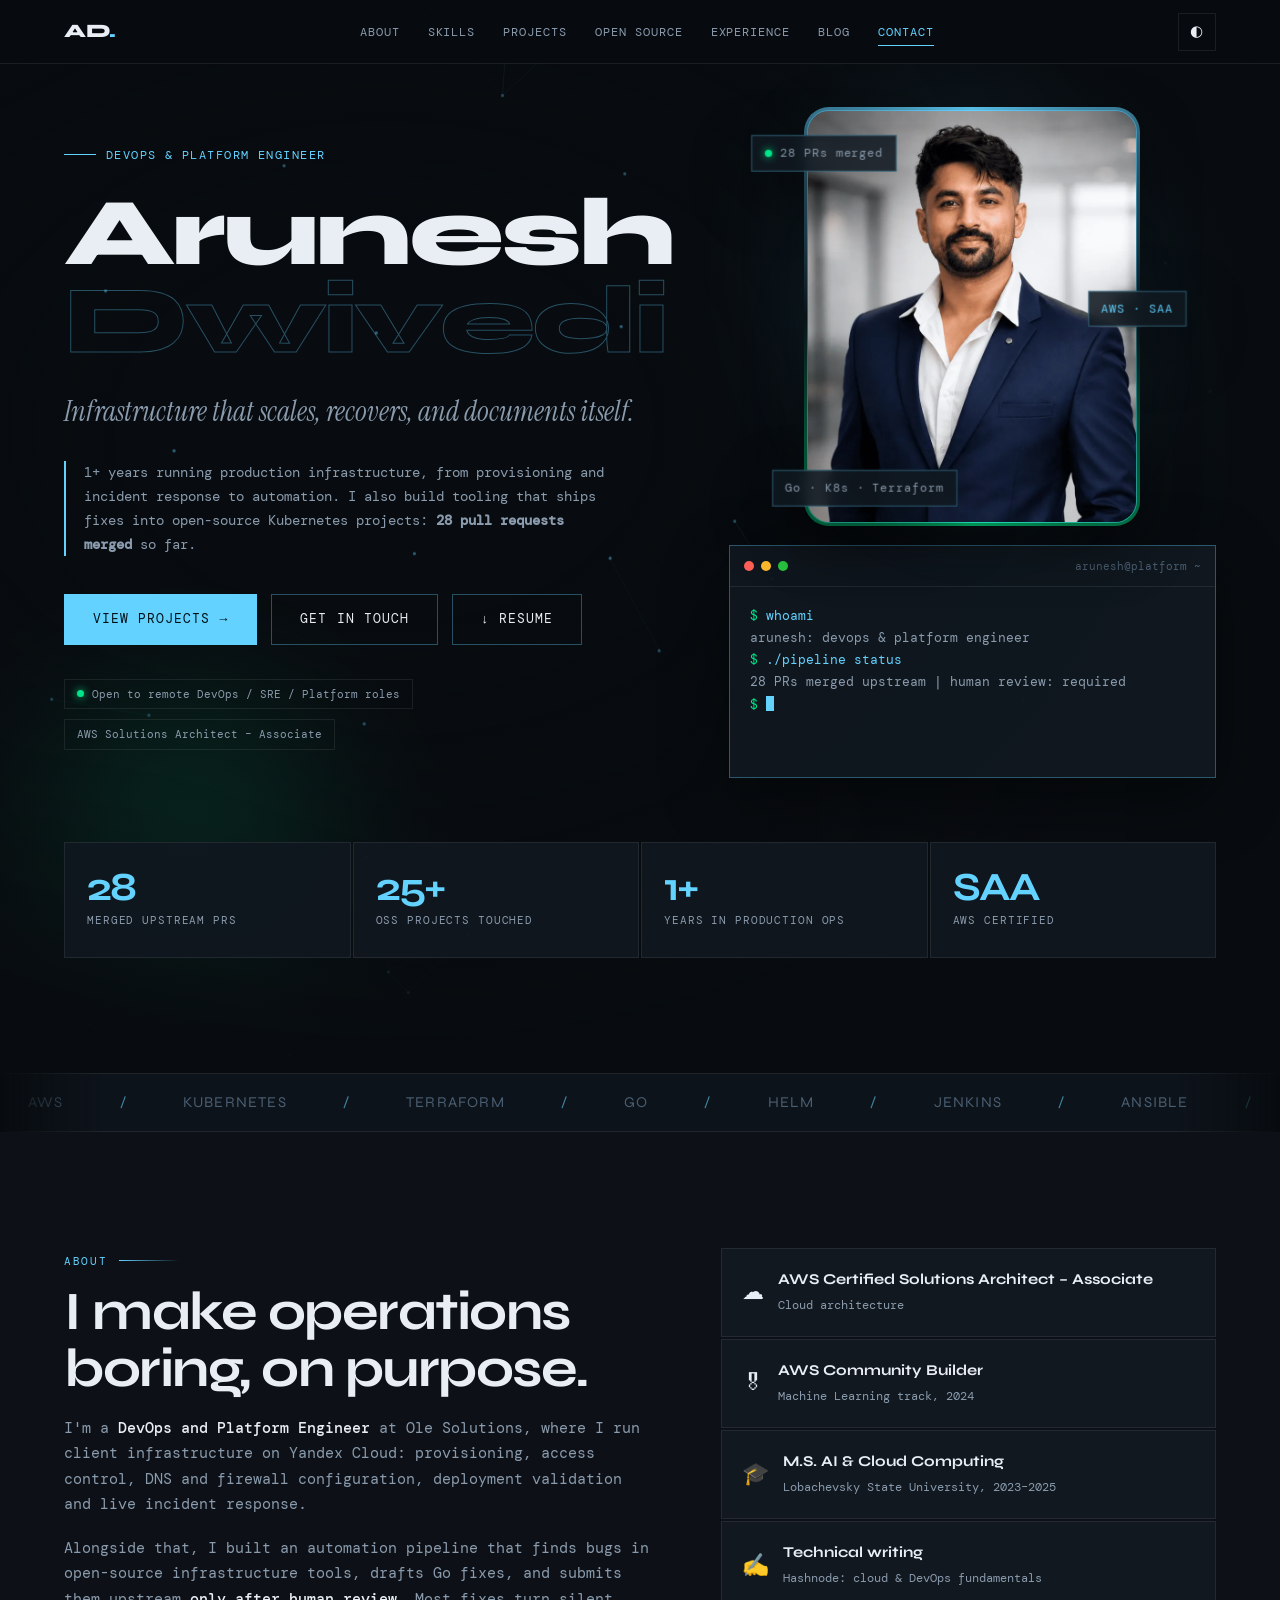
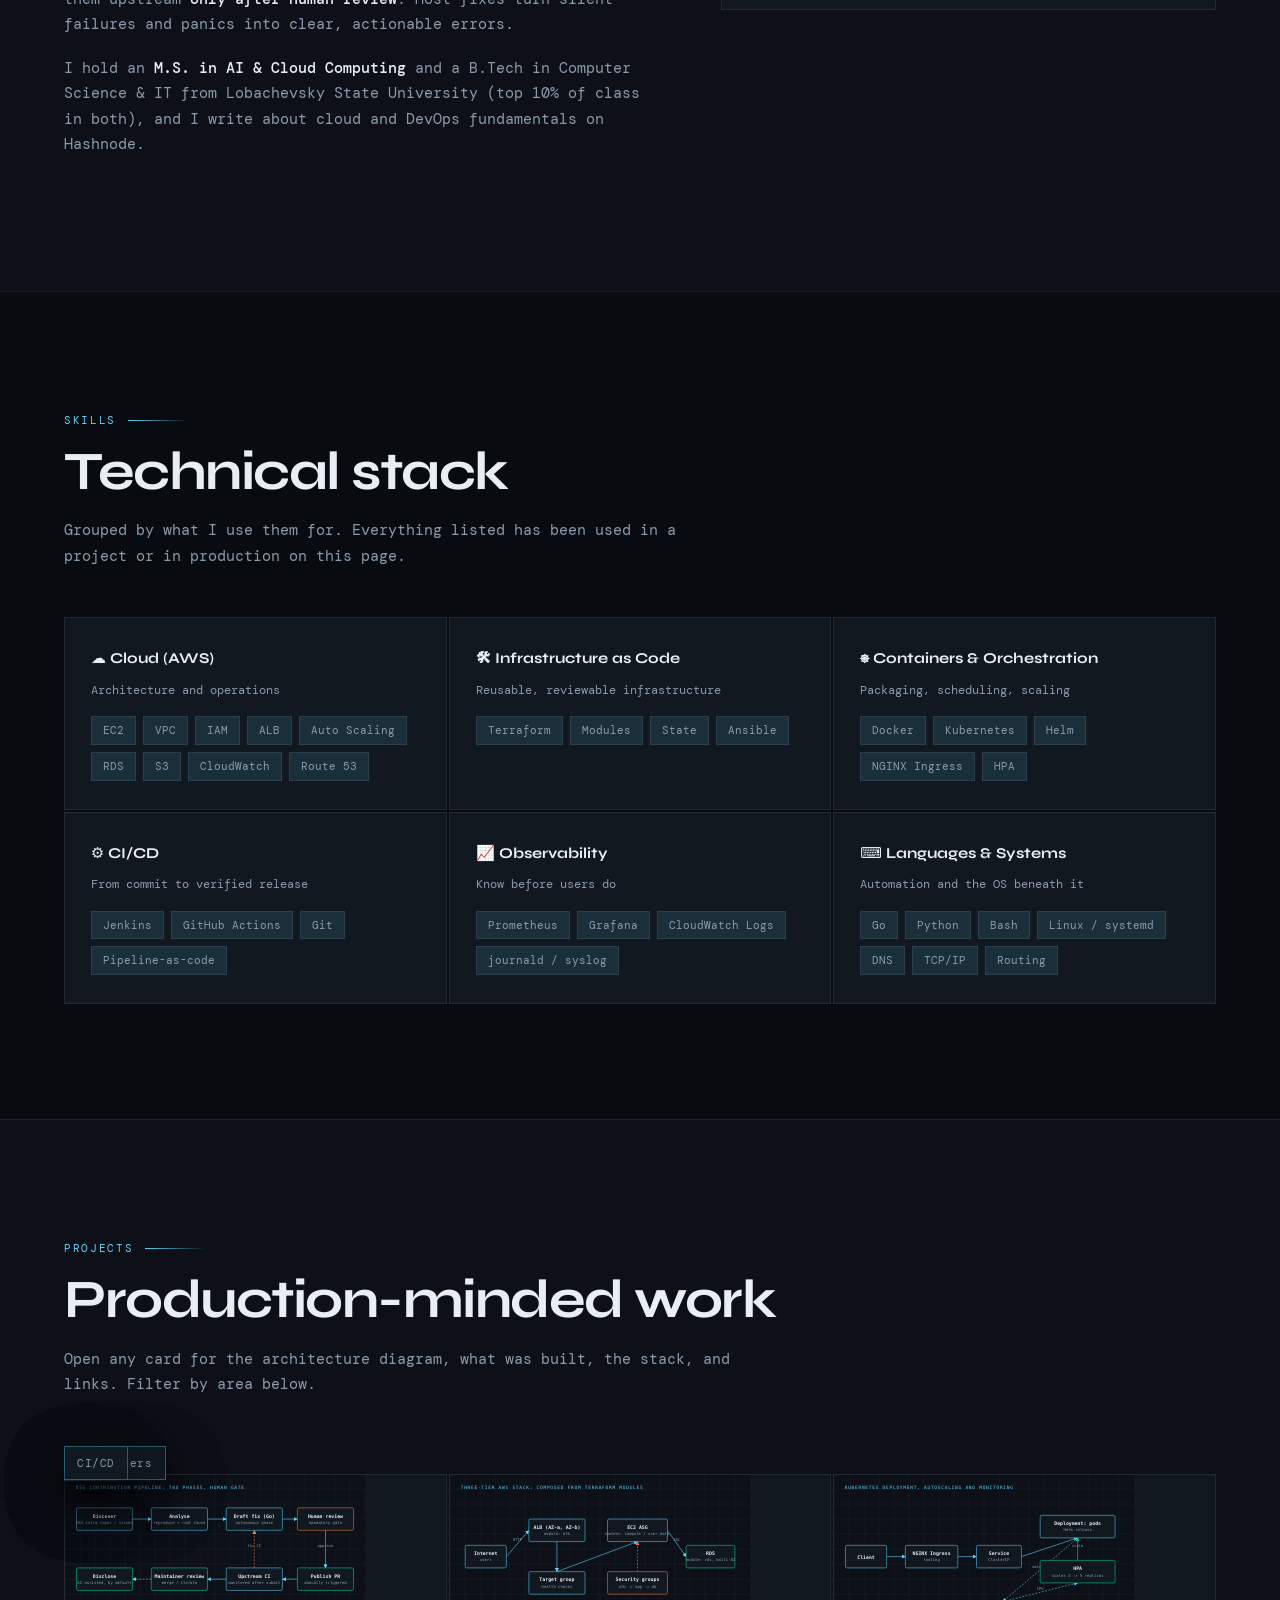
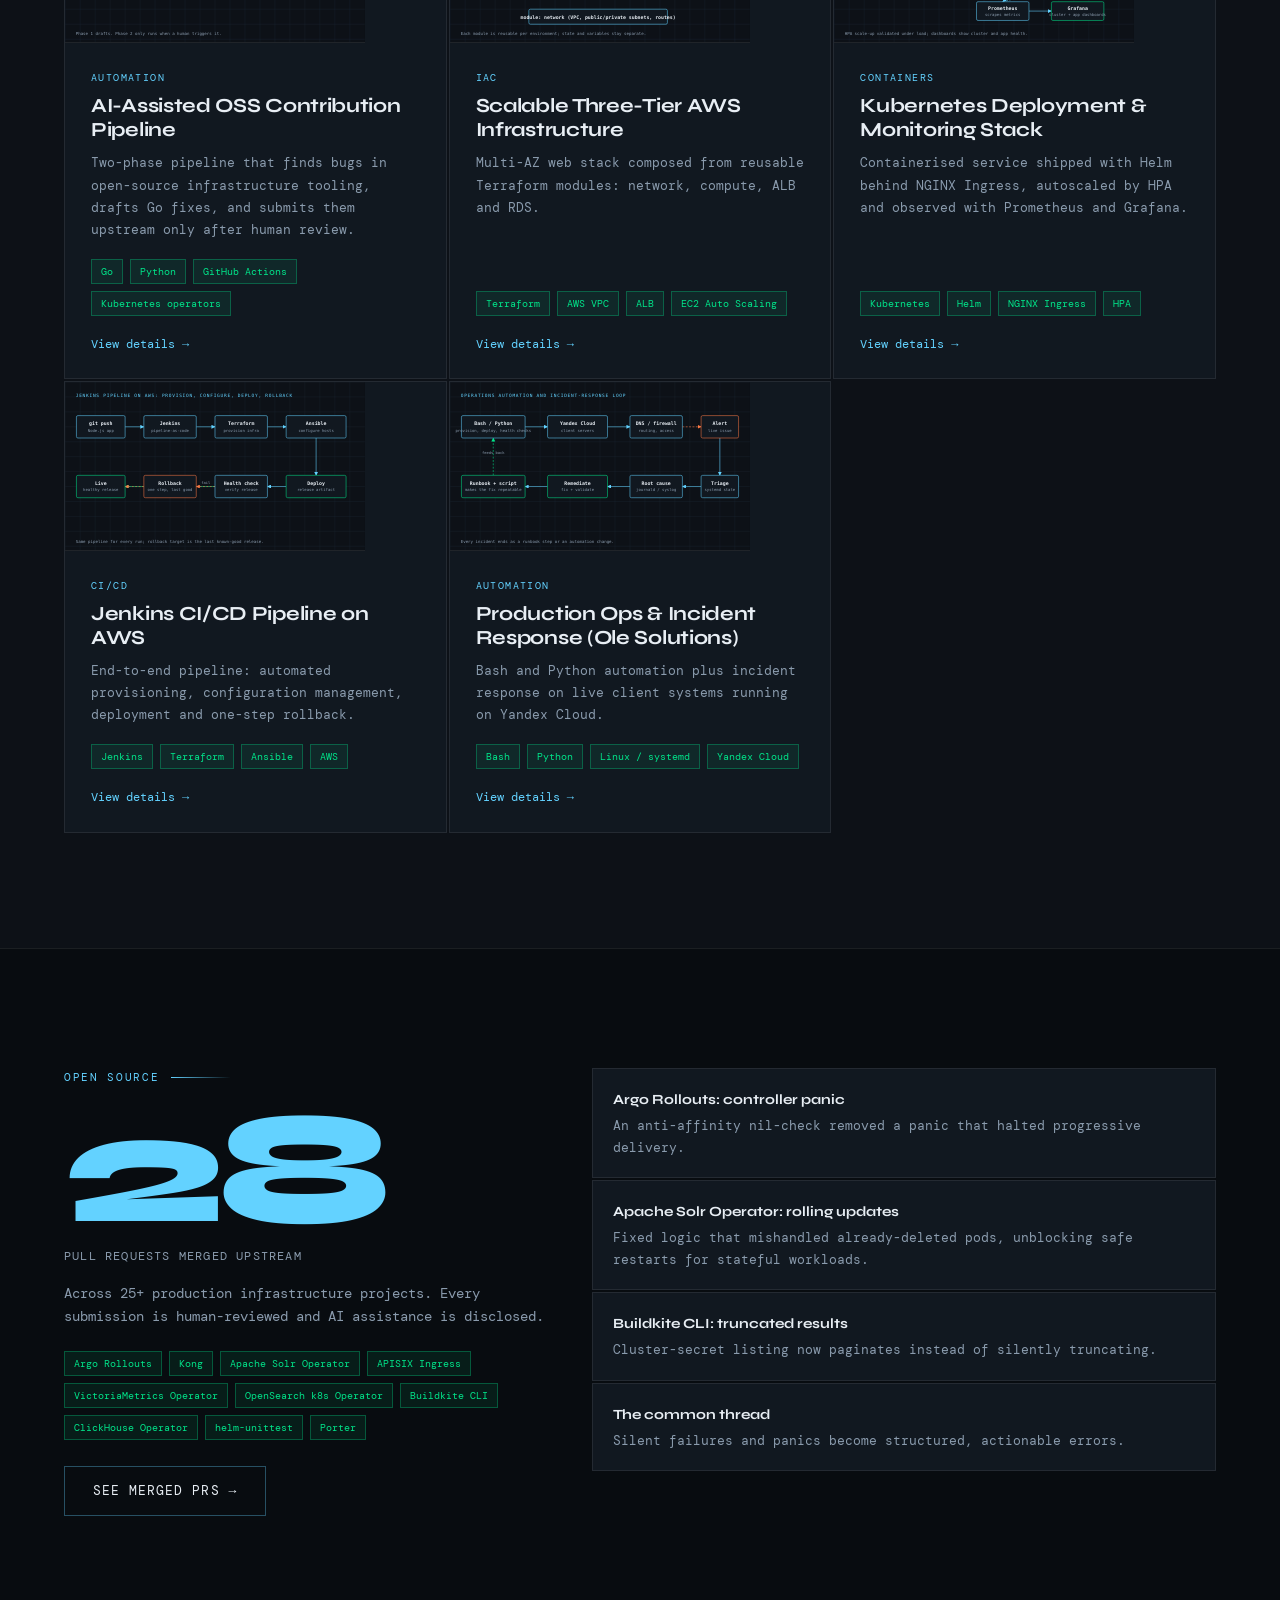
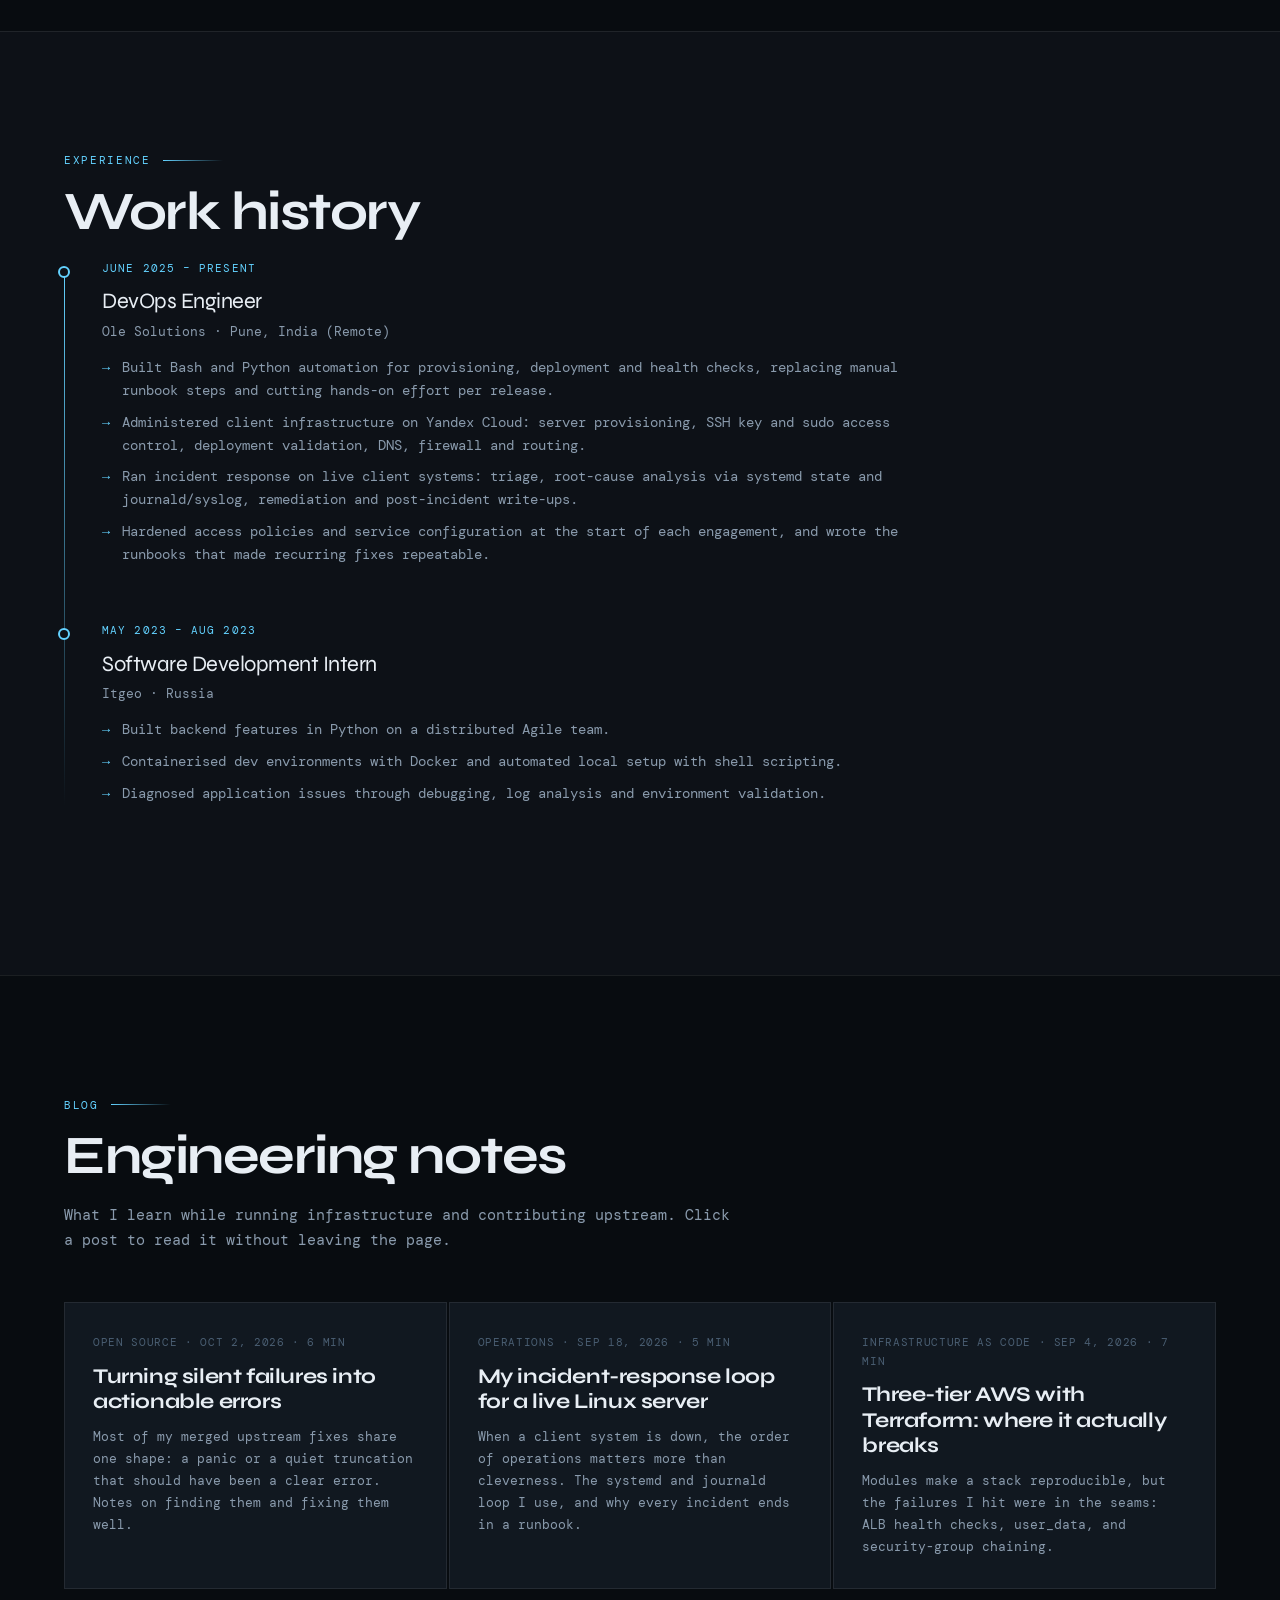
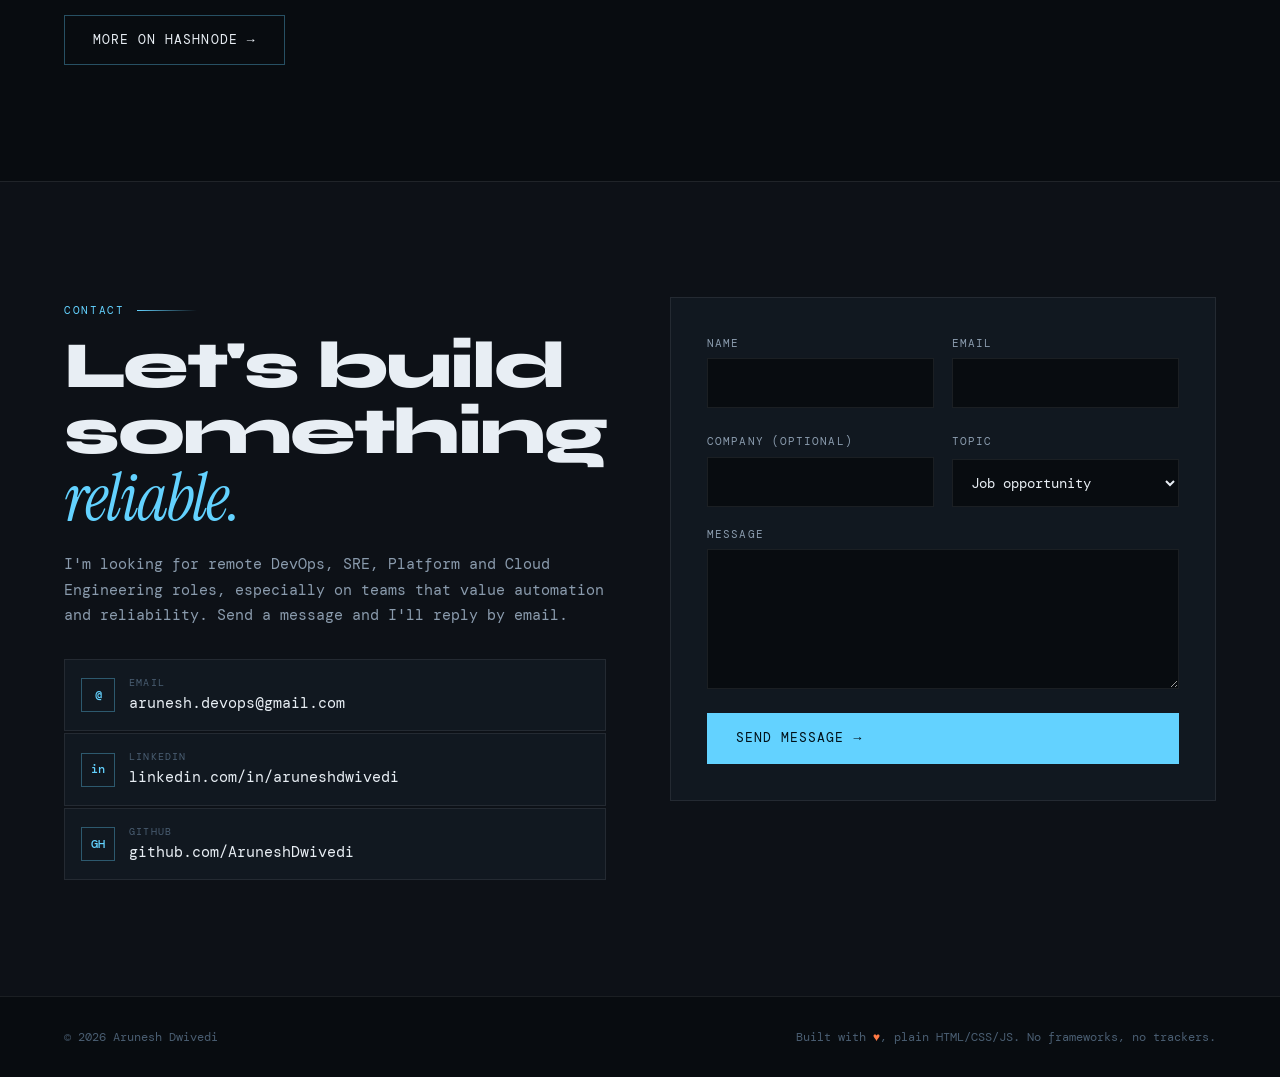
<file: index.html>
<!DOCTYPE html>
<html lang="en" data-theme="dark">
<head>
  <meta charset="UTF-8" />
  <!-- RESPONSIVE: viewport meta lets CSS breakpoints work on phones -->
  <meta name="viewport" content="width=device-width, initial-scale=1.0" />
  <title>Arunesh Dwivedi | DevOps &amp; Platform Engineer</title>
  <meta name="description" content="Arunesh Dwivedi, DevOps and Platform Engineer. AWS, Kubernetes, Terraform, Go. 28 merged open-source PRs. Portfolio, projects and engineering blog." />
  <meta name="theme-color" content="#080c10" />
  <meta property="og:title" content="Arunesh Dwivedi | DevOps & Platform Engineer" />
  <meta property="og:description" content="Production infrastructure, automation and open-source contributions to Kubernetes tooling." />
  <meta property="og:type" content="website" />
  <!-- PERFORMANCE: preconnect + display=swap so text renders immediately with a fallback font -->
  <link rel="preconnect" href="https://fonts.googleapis.com" />
  <link rel="preconnect" href="https://fonts.gstatic.com" crossorigin />
  <link href="https://fonts.googleapis.com/css2?family=Syne:wght@500;700;800&family=DM+Mono:wght@300;400;500&family=Instrument+Serif:ital@0;1&display=swap" rel="stylesheet" />
  <link rel="icon" href="data:image/svg+xml,%3Csvg xmlns='http://www.w3.org/2000/svg' viewBox='0 0 32 32'%3E%3Crect width='32' height='32' fill='%23080c10'/%3E%3Ctext x='16' y='22' font-size='16' font-family='monospace' font-weight='bold' text-anchor='middle' fill='%2363d2ff'%3EAD%3C/text%3E%3C/svg%3E" />
  <link rel="stylesheet" href="css/style.css" />
</head>
<body>
  <div class="cursor-glow" id="cursorGlow" aria-hidden="true"></div>
  <a class="skip-link" href="#main">Skip to content</a>
  <div class="progress" id="progress" aria-hidden="true"></div>

  <!-- NAVIGATION -->
  <nav aria-label="Primary">
    <a href="#top" class="logo">AD<span>.</span></a>
    <ul class="nav-links" id="navLinks">
      <li><a href="#about">About</a></li>
      <li><a href="#skills">Skills</a></li>
      <li><a href="#projects">Projects</a></li>
      <li><a href="#opensource">Open Source</a></li>
      <li><a href="#experience">Experience</a></li>
      <li><a href="#blog">Blog</a></li>
      <li><a href="#contact">Contact</a></li>
    </ul>
    <div class="nav-tools">
      <button class="icon-btn" id="themeBtn" aria-label="Toggle light and dark theme" title="Toggle theme">◐</button>
      <button class="menu-toggle" id="menuBtn" aria-label="Menu" aria-expanded="false" aria-controls="navLinks"><span></span><span></span><span></span></button>
    </div>
  </nav>

  <main id="main">
    <!-- HERO -->
    <section class="hero" id="top">
      <!-- Decorative animated network background (canvas, see main.js) -->
      <canvas id="bg" aria-hidden="true"></canvas>
      <span class="orb orb-1" aria-hidden="true"></span><span class="orb orb-2" aria-hidden="true"></span>
      <div class="hero-inner">
        <div>
          <div class="eyebrow reveal">DevOps &amp; Platform Engineer</div>
          <h1 class="reveal" style="--d:80ms">Arunesh<span class="outline">Dwivedi</span></h1>
          <p class="role reveal" style="--d:160ms">Infrastructure that scales, recovers, and documents itself.</p>
          <p class="statement reveal" style="--d:240ms">
            1+ years running production infrastructure, from provisioning and incident response to automation. I also build tooling that ships fixes into open-source Kubernetes projects: <strong>28 pull requests merged</strong> so far.
          </p>
          <div class="hero-actions reveal" style="--d:320ms">
            <a href="#projects" class="btn btn-primary">View projects →</a>
            <a href="#contact" class="btn btn-ghost">Get in touch</a>
            <a href="assets/Arunesh_Dwivedi_Resume.pdf" class="btn btn-ghost" download>↓ Resume</a>
          </div>
          <div class="badges reveal" style="--d:400ms">
            <span class="badge"><i class="dot"></i>Open to remote DevOps / SRE / Platform roles</span>
            <span class="badge">AWS Solutions Architect – Associate</span>
          </div>
        </div>

        <div class="hero-visual">
          <!-- Portrait: rotating gradient ring + floating chips. Tilts toward the
               pointer on desktop (see main.js section 11). Photo is 720px wide WebP
               with a JPG fallback, ~30 KB, so it does not slow first paint. -->
          <figure class="portrait reveal" style="--d:200ms" id="portrait">
            <div class="portrait-tilt">
              <span class="ring" aria-hidden="true"></span>
              <picture>
                <source srcset="assets/photo.webp" type="image/webp">
                <img src="assets/photo.jpg" width="720" height="900" alt="Portrait of Arunesh Dwivedi in a navy blazer" fetchpriority="high" decoding="async">
              </picture>
              <span class="chip chip-a" aria-hidden="true"><i class="dot"></i>28 PRs merged</span>
              <span class="chip chip-b" aria-hidden="true">AWS · SAA</span>
              <span class="chip chip-c" aria-hidden="true">Go · K8s · Terraform</span>
            </div>
          </figure>

          <!-- Typed terminal. Lines are defined in main.js (TERM_LINES). -->
          <div class="terminal reveal" style="--d:300ms" aria-hidden="true">
            <div class="term-bar"><i></i><i></i><i></i><small>arunesh@platform ~</small></div>
            <div class="term-body" id="termBody"></div>
          </div>
        </div>
      </div>

      <div class="stats reveal" style="--d:200ms">
        <div class="stat"><b data-count="28">0</b><span>Merged upstream PRs</span></div>
        <div class="stat"><b data-count="25" data-suffix="+">0</b><span>OSS projects touched</span></div>
        <div class="stat"><b data-count="1" data-suffix="+">0</b><span>Years in production ops</span></div>
        <div class="stat"><b>SAA</b><span>AWS Certified</span></div>
      </div>
    </section>

    <!-- TECH MARQUEE: pure CSS infinite scroll; the list is duplicated so the loop is seamless -->
    <div class="marquee" aria-hidden="true">
      <div class="marquee-track">
        <span>AWS</span><span>Kubernetes</span><span>Terraform</span><span>Go</span><span>Helm</span><span>Jenkins</span><span>Ansible</span><span>Prometheus</span><span>Grafana</span><span>Docker</span><span>Python</span><span>Bash</span><span>GitHub Actions</span><span>Linux</span>
        <span>AWS</span><span>Kubernetes</span><span>Terraform</span><span>Go</span><span>Helm</span><span>Jenkins</span><span>Ansible</span><span>Prometheus</span><span>Grafana</span><span>Docker</span><span>Python</span><span>Bash</span><span>GitHub Actions</span><span>Linux</span>
      </div>
    </div>

    <!-- ABOUT -->
    <section id="about" class="alt">
      <div class="container about-grid">
        <div class="about-text">
          <div class="label reveal">About</div>
          <h2 class="title reveal">I make operations boring, on purpose.</h2>
          <p class="reveal">I'm a <strong>DevOps and Platform Engineer</strong> at Ole Solutions, where I run client infrastructure on Yandex Cloud: provisioning, access control, DNS and firewall configuration, deployment validation and live incident response.</p>
          <p class="reveal">Alongside that, I built an automation pipeline that finds bugs in open-source infrastructure tools, drafts Go fixes, and submits them upstream <strong>only after human review</strong>. Most fixes turn silent failures and panics into clear, actionable errors.</p>
          <p class="reveal">I hold an <strong>M.S. in AI &amp; Cloud Computing</strong> and a B.Tech in Computer Science &amp; IT from Lobachevsky State University (top 10% of class in both), and I write about cloud and DevOps fundamentals on Hashnode.</p>
        </div>
        <div class="cert-list">
          <div class="cert reveal"><em>☁</em><div><b>AWS Certified Solutions Architect – Associate</b><small>Cloud architecture</small></div></div>
          <div class="cert reveal" style="--d:80ms"><em>🎖</em><div><b>AWS Community Builder</b><small>Machine Learning track, 2024</small></div></div>
          <div class="cert reveal" style="--d:160ms"><em>🎓</em><div><b>M.S. AI &amp; Cloud Computing</b><small>Lobachevsky State University, 2023–2025</small></div></div>
          <div class="cert reveal" style="--d:240ms"><em>✍</em><div><b>Technical writing</b><small>Hashnode: cloud &amp; DevOps fundamentals</small></div></div>
        </div>
      </div>
    </section>

    <!-- SKILLS -->
    <section id="skills">
      <div class="container">
        <div class="label reveal">Skills</div>
        <h2 class="title reveal">Technical stack</h2>
        <p class="lede reveal">Grouped by what I use them for. Everything listed has been used in a project or in production on this page.</p>
        <div class="skills-grid">
          <div class="skill reveal"><h3>☁ Cloud (AWS)</h3><p>Architecture and operations</p><div class="tags"><span class="tag">EC2</span><span class="tag">VPC</span><span class="tag">IAM</span><span class="tag">ALB</span><span class="tag">Auto Scaling</span><span class="tag">RDS</span><span class="tag">S3</span><span class="tag">CloudWatch</span><span class="tag">Route 53</span></div></div>
          <div class="skill reveal" style="--d:60ms"><h3>🛠 Infrastructure as Code</h3><p>Reusable, reviewable infrastructure</p><div class="tags"><span class="tag">Terraform</span><span class="tag">Modules</span><span class="tag">State</span><span class="tag">Ansible</span></div></div>
          <div class="skill reveal" style="--d:120ms"><h3>⎈ Containers &amp; Orchestration</h3><p>Packaging, scheduling, scaling</p><div class="tags"><span class="tag">Docker</span><span class="tag">Kubernetes</span><span class="tag">Helm</span><span class="tag">NGINX Ingress</span><span class="tag">HPA</span></div></div>
          <div class="skill reveal"><h3>⚙ CI/CD</h3><p>From commit to verified release</p><div class="tags"><span class="tag">Jenkins</span><span class="tag">GitHub Actions</span><span class="tag">Git</span><span class="tag">Pipeline-as-code</span></div></div>
          <div class="skill reveal" style="--d:60ms"><h3>📈 Observability</h3><p>Know before users do</p><div class="tags"><span class="tag">Prometheus</span><span class="tag">Grafana</span><span class="tag">CloudWatch Logs</span><span class="tag">journald / syslog</span></div></div>
          <div class="skill reveal" style="--d:120ms"><h3>⌨ Languages &amp; Systems</h3><p>Automation and the OS beneath it</p><div class="tags"><span class="tag">Go</span><span class="tag">Python</span><span class="tag">Bash</span><span class="tag">Linux / systemd</span><span class="tag">DNS</span><span class="tag">TCP/IP</span><span class="tag">Routing</span></div></div>
        </div>
      </div>
    </section>

    <!-- PROJECTS (rendered from js/data.js) -->
    <section id="projects" class="alt">
      <div class="container">
        <div class="label reveal">Projects</div>
        <h2 class="title reveal">Production-minded work</h2>
        <p class="lede reveal">Open any card for the architecture diagram, what was built, the stack, and links. Filter by area below.</p>
        <div class="filters reveal" id="filters" role="group" aria-label="Filter projects"></div>
        <div class="projects-grid" id="projectsGrid"></div>
      </div>
    </section>

    <!-- OPEN SOURCE -->
    <section id="opensource">
      <div class="container oss-grid">
        <div>
          <div class="label reveal">Open source</div>
          <div class="oss-big reveal" aria-label="28 merged pull requests"><span data-count="28">0</span><small>pull requests merged upstream</small></div>
          <p class="reveal" style="color:var(--muted);margin-top:22px;font-size:13.5px">Across 25+ production infrastructure projects. Every submission is human-reviewed and AI assistance is disclosed.</p>
          <div class="repos tags reveal">
            <span class="tag g">Argo Rollouts</span><span class="tag g">Kong</span><span class="tag g">Apache Solr Operator</span><span class="tag g">APISIX Ingress</span><span class="tag g">VictoriaMetrics Operator</span><span class="tag g">OpenSearch k8s Operator</span><span class="tag g">Buildkite CLI</span><span class="tag g">ClickHouse Operator</span><span class="tag g">helm-unittest</span><span class="tag g">Porter</span>
          </div>
          <div class="links reveal"><a class="btn btn-ghost" target="_blank" rel="noopener" href="https://github.com/search?q=author%3AAruneshDwivedi+is%3Apr+is%3Amerged&type=pullrequests">See merged PRs →</a></div>
        </div>
        <div class="fix-list">
          <div class="fix reveal"><b>Argo Rollouts: controller panic</b><p>An anti-affinity nil-check removed a panic that halted progressive delivery.</p></div>
          <div class="fix reveal" style="--d:80ms"><b>Apache Solr Operator: rolling updates</b><p>Fixed logic that mishandled already-deleted pods, unblocking safe restarts for stateful workloads.</p></div>
          <div class="fix reveal" style="--d:160ms"><b>Buildkite CLI: truncated results</b><p>Cluster-secret listing now paginates instead of silently truncating.</p></div>
          <div class="fix reveal" style="--d:240ms"><b>The common thread</b><p>Silent failures and panics become structured, actionable errors.</p></div>
        </div>
      </div>
    </section>

    <!-- EXPERIENCE -->
    <section id="experience" class="alt">
      <div class="container">
        <div class="label reveal">Experience</div>
        <h2 class="title reveal">Work history</h2>
        <div class="timeline">
          <div class="t-item reveal">
            <div class="t-date">June 2025 – Present</div>
            <div class="t-role">DevOps Engineer</div>
            <div class="t-co">Ole Solutions · Pune, India (Remote)</div>
            <ul>
              <li>Built Bash and Python automation for provisioning, deployment and health checks, replacing manual runbook steps and cutting hands-on effort per release.</li>
              <li>Administered client infrastructure on Yandex Cloud: server provisioning, SSH key and sudo access control, deployment validation, DNS, firewall and routing.</li>
              <li>Ran incident response on live client systems: triage, root-cause analysis via systemd state and journald/syslog, remediation and post-incident write-ups.</li>
              <li>Hardened access policies and service configuration at the start of each engagement, and wrote the runbooks that made recurring fixes repeatable.</li>
            </ul>
          </div>
          <div class="t-item reveal">
            <div class="t-date">May 2023 – Aug 2023</div>
            <div class="t-role">Software Development Intern</div>
            <div class="t-co">Itgeo · Russia</div>
            <ul>
              <li>Built backend features in Python on a distributed Agile team.</li>
              <li>Containerised dev environments with Docker and automated local setup with shell scripting.</li>
              <li>Diagnosed application issues through debugging, log analysis and environment validation.</li>
            </ul>
          </div>
        </div>
      </div>
    </section>

    <!-- BLOG (rendered from js/data.js) -->
    <section id="blog">
      <div class="container">
        <div class="label reveal">Blog</div>
        <h2 class="title reveal">Engineering notes</h2>
        <p class="lede reveal">What I learn while running infrastructure and contributing upstream. Click a post to read it without leaving the page.</p>
        <div class="blog-grid" id="blogGrid"></div>
        <div class="links reveal"><a class="btn btn-ghost" href="https://kushald.hashnode.dev" target="_blank" rel="noopener">More on Hashnode →</a></div>
      </div>
    </section>

    <!-- CONTACT -->
    <section id="contact" class="alt">
      <div class="container contact-grid">
        <div>
          <div class="label reveal">Contact</div>
          <h2 class="contact-head reveal">Let's build something <em>reliable.</em></h2>
          <p class="reveal" style="color:var(--muted)">I'm looking for remote DevOps, SRE, Platform and Cloud Engineering roles, especially on teams that value automation and reliability. Send a message and I'll reply by email.</p>
          <div class="contact-links">
            <a class="c-link reveal" href="mailto:arunesh.devops@gmail.com"><i>@</i><span><small>Email</small>arunesh.devops@gmail.com</span></a>
            <a class="c-link reveal" href="https://linkedin.com/in/aruneshdwivedi" target="_blank" rel="noopener"><i>in</i><span><small>LinkedIn</small>linkedin.com/in/aruneshdwivedi</span></a>
            <a class="c-link reveal" href="https://github.com/AruneshDwivedi" target="_blank" rel="noopener"><i>GH</i><span><small>GitHub</small>github.com/AruneshDwivedi</span></a>
          </div>
        </div>

        <!-- CONTACT FORM: validated in main.js; submission target set in js/config.js -->
        <form id="contactForm" class="reveal" novalidate aria-label="Contact form">
          <div class="row2">
            <div class="field"><label for="cf-name">Name</label><input id="cf-name" name="name" autocomplete="name" required /><span class="err" aria-live="polite"></span></div>
            <div class="field"><label for="cf-email">Email</label><input id="cf-email" name="email" type="email" autocomplete="email" required /><span class="err" aria-live="polite"></span></div>
          </div>
          <div class="row2">
            <div class="field"><label for="cf-company">Company (optional)</label><input id="cf-company" name="company" autocomplete="organization" /></div>
            <div class="field"><label for="cf-topic">Topic</label>
              <select id="cf-topic" name="topic"><option>Job opportunity</option><option>Contract / freelance</option><option>Open-source collaboration</option><option>Something else</option></select></div>
          </div>
          <div class="field"><label for="cf-msg">Message</label><textarea id="cf-msg" name="message" required minlength="20"></textarea><span class="err" aria-live="polite"></span></div>
          <!-- Honeypot: real users never see or fill this; bots do -->
          <input class="hp" type="text" name="website" tabindex="-1" autocomplete="off" aria-hidden="true" />
          <button class="btn btn-primary" type="submit" id="sendBtn">Send message →</button>
          <div class="form-status" id="formStatus" role="status" aria-live="polite"></div>
        </form>
      </div>
    </section>
  </main>

  <footer>
    <div>© 2026 Arunesh Dwivedi</div>
    <div>Built with <span>♥</span>, plain HTML/CSS/JS. No frameworks, no trackers.</div>
  </footer>
  <button class="to-top" id="toTop" aria-label="Back to top">↑</button>

  <!-- Project modal -->
  <div class="overlay" id="projectOverlay" aria-hidden="true">
    <div class="panel" role="dialog" aria-modal="true" aria-labelledby="pm-title">
      <button class="panel-close" data-close aria-label="Close project">✕</button>
      <div class="panel-body" id="projectBody"></div>
    </div>
  </div>

  <!-- Blog reader -->
  <div class="overlay" id="blogOverlay" aria-hidden="true">
    <div class="panel" role="dialog" aria-modal="true" aria-label="Blog post">
      <button class="panel-close" data-close aria-label="Close post">✕</button>
      <div class="panel-body" id="blogBody"></div>
    </div>
  </div>

  <script src="js/config.js"></script>
  <script src="js/data.js"></script>
  <script src="js/main.js"></script>
</body>
</html>
</file>
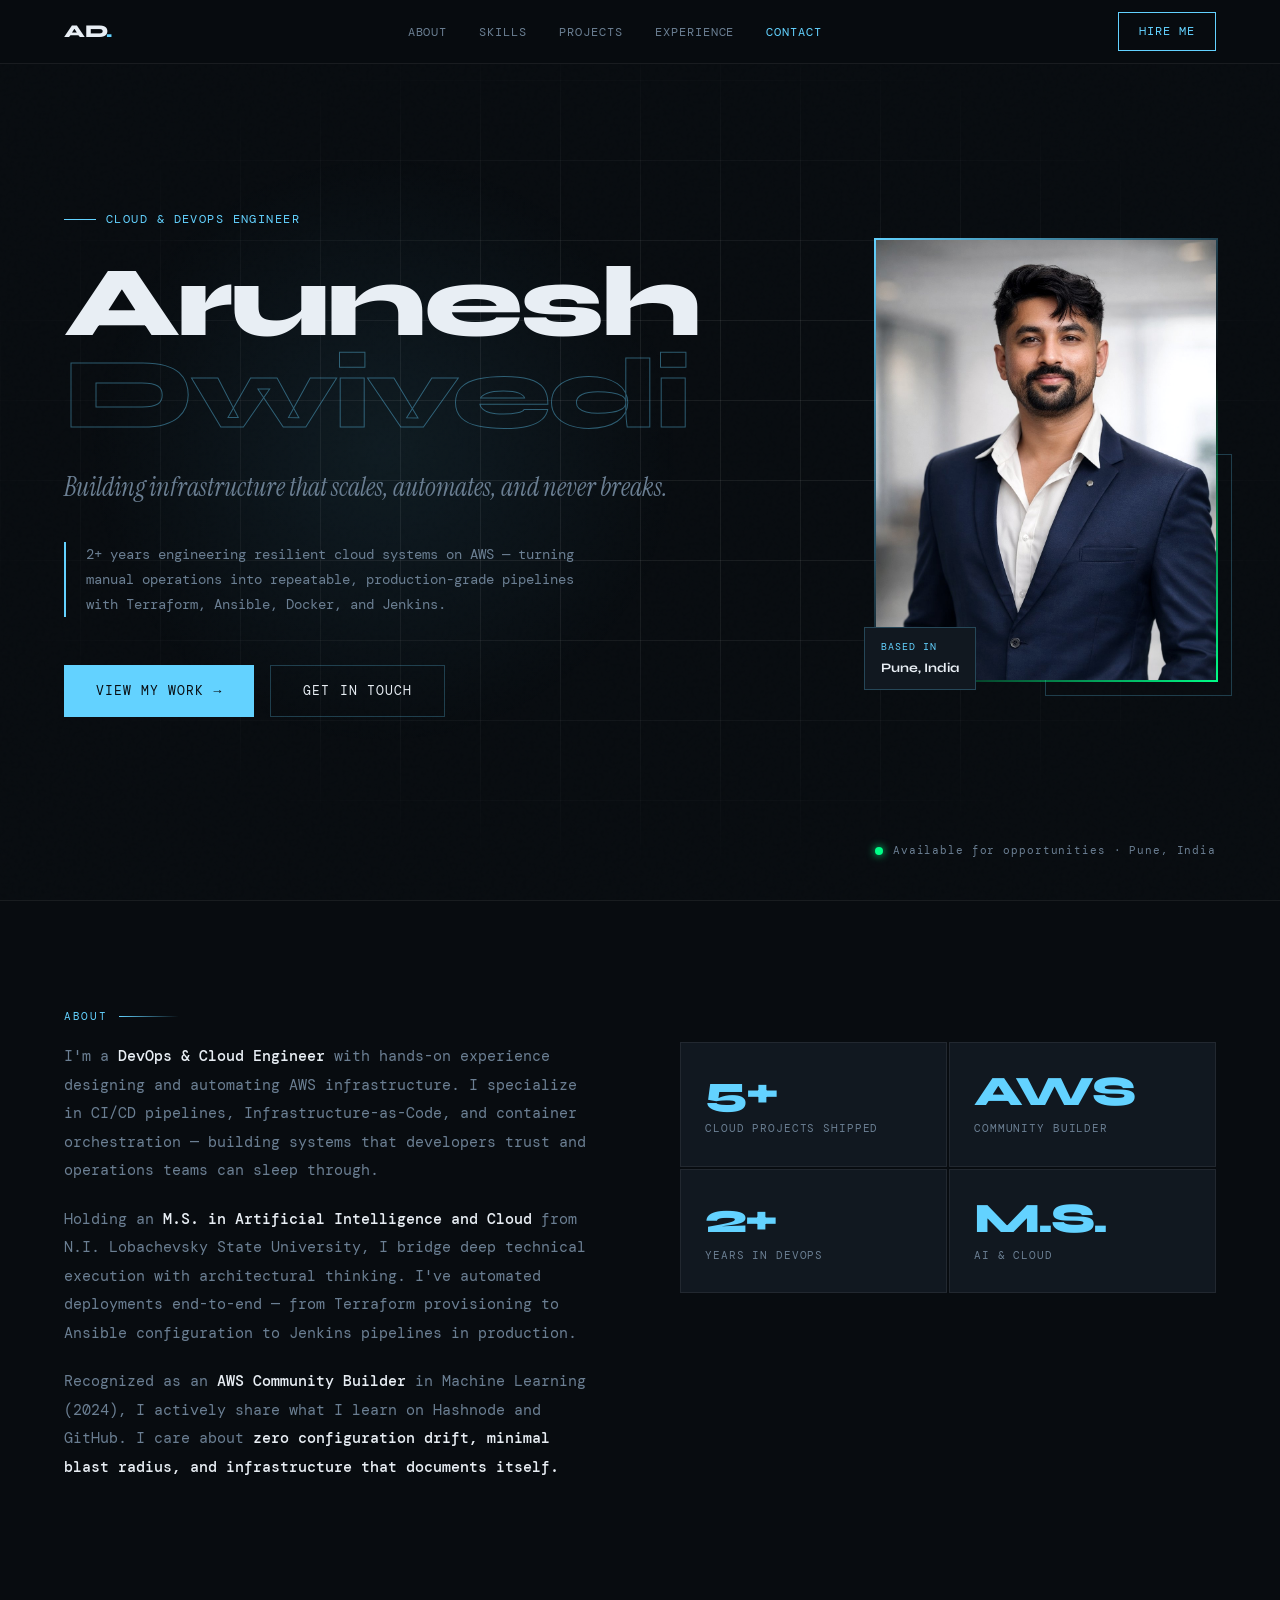
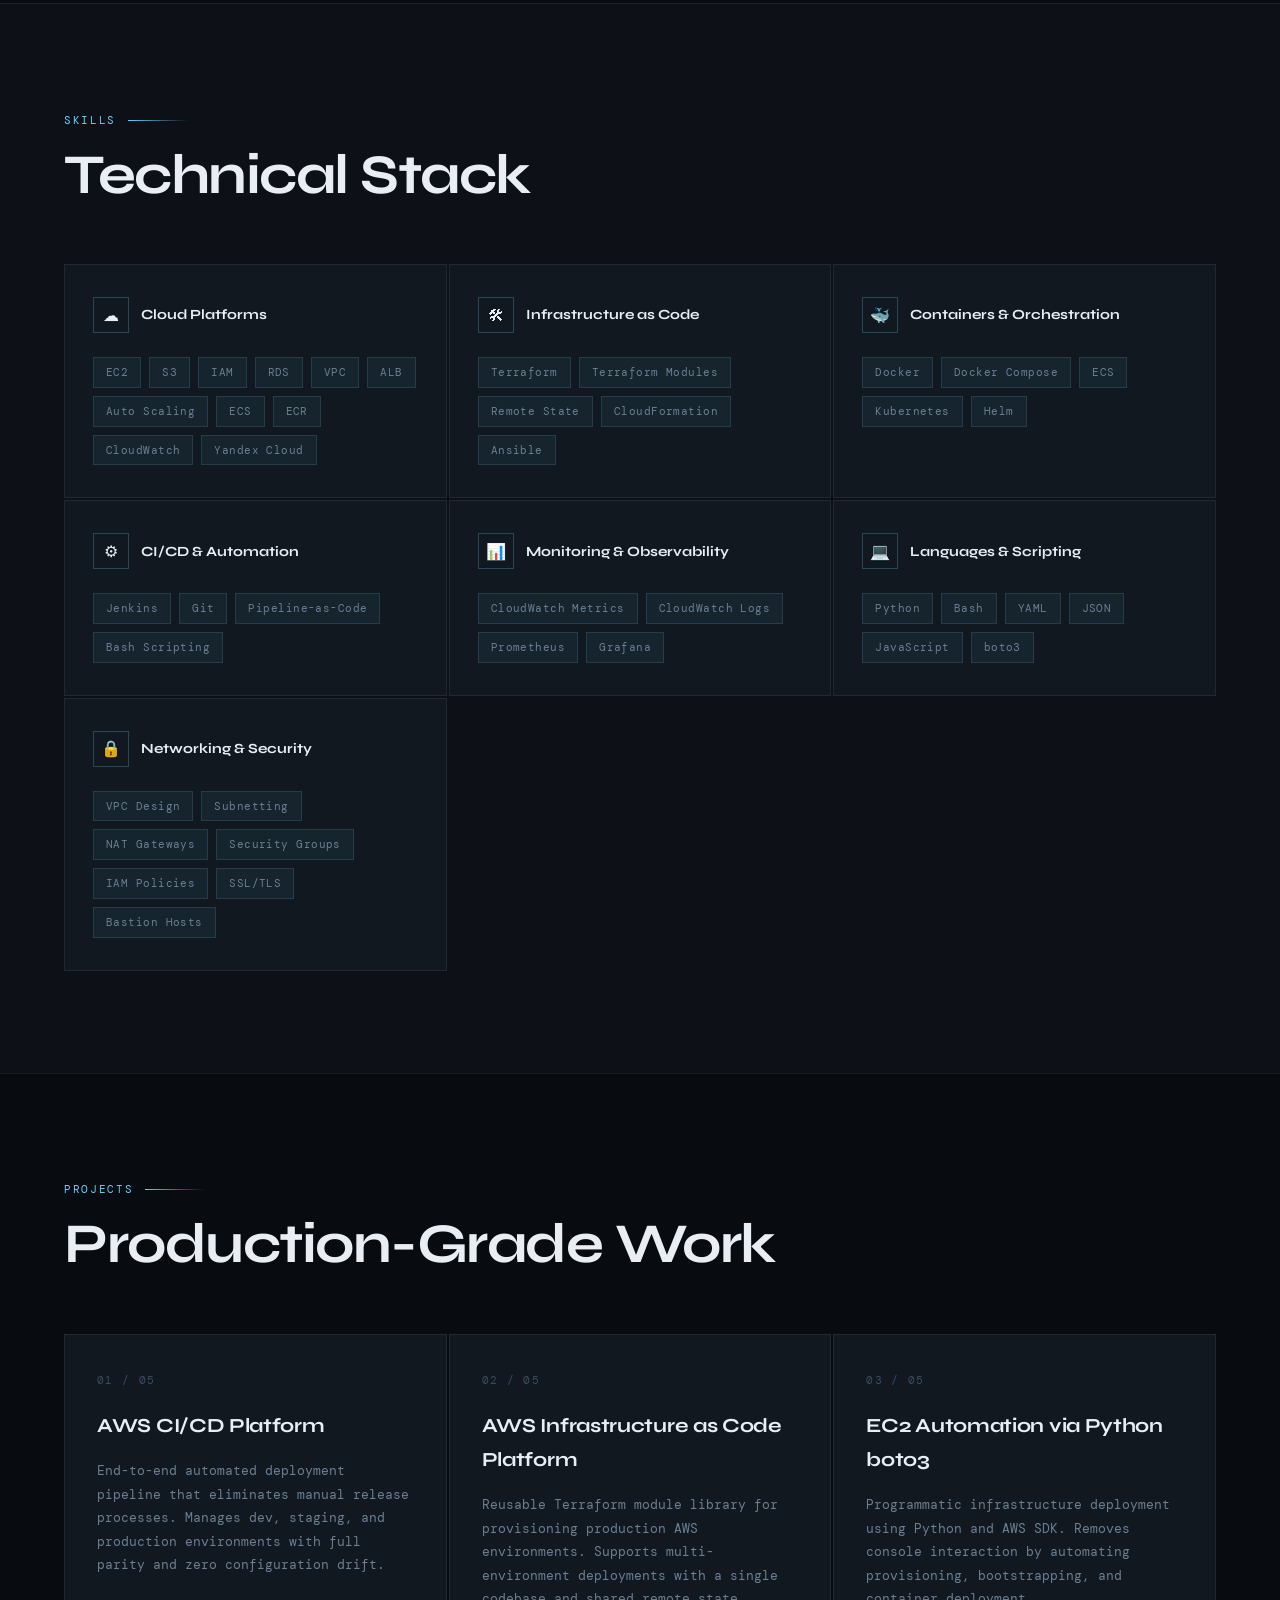
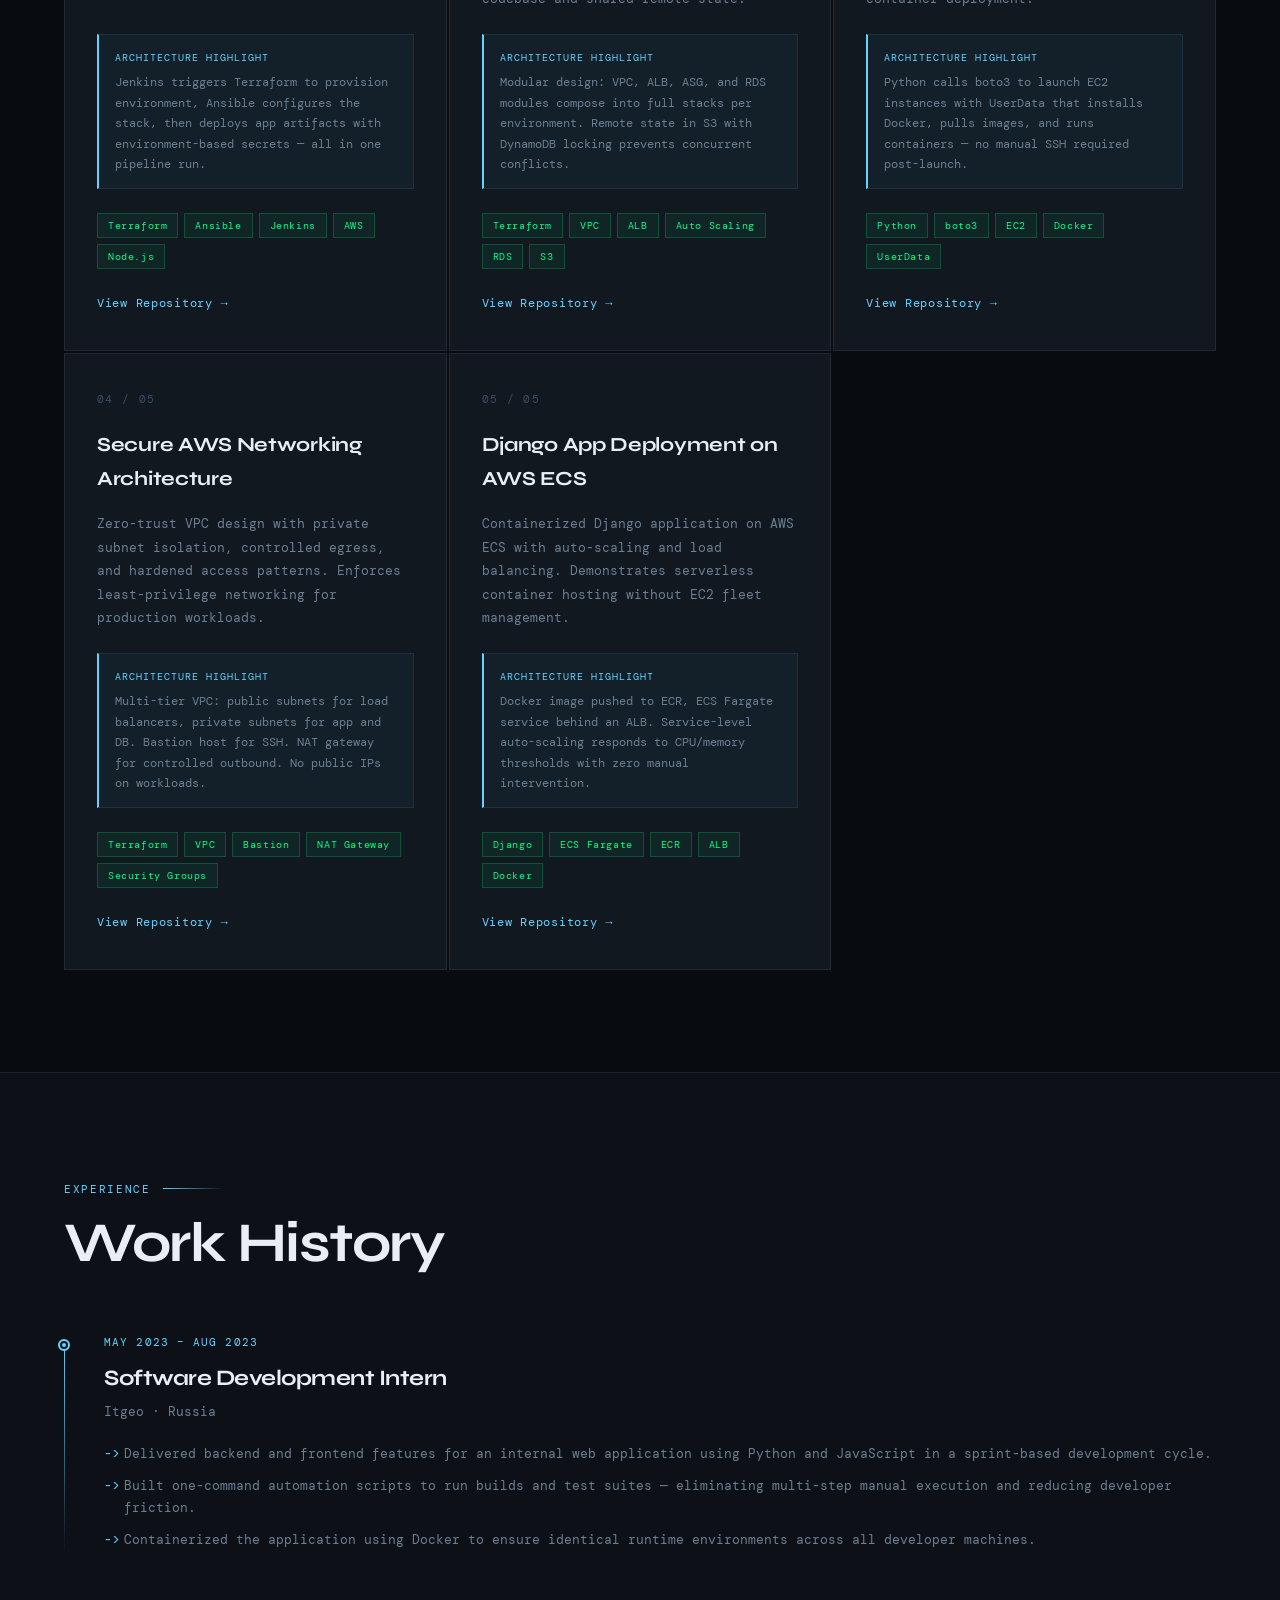
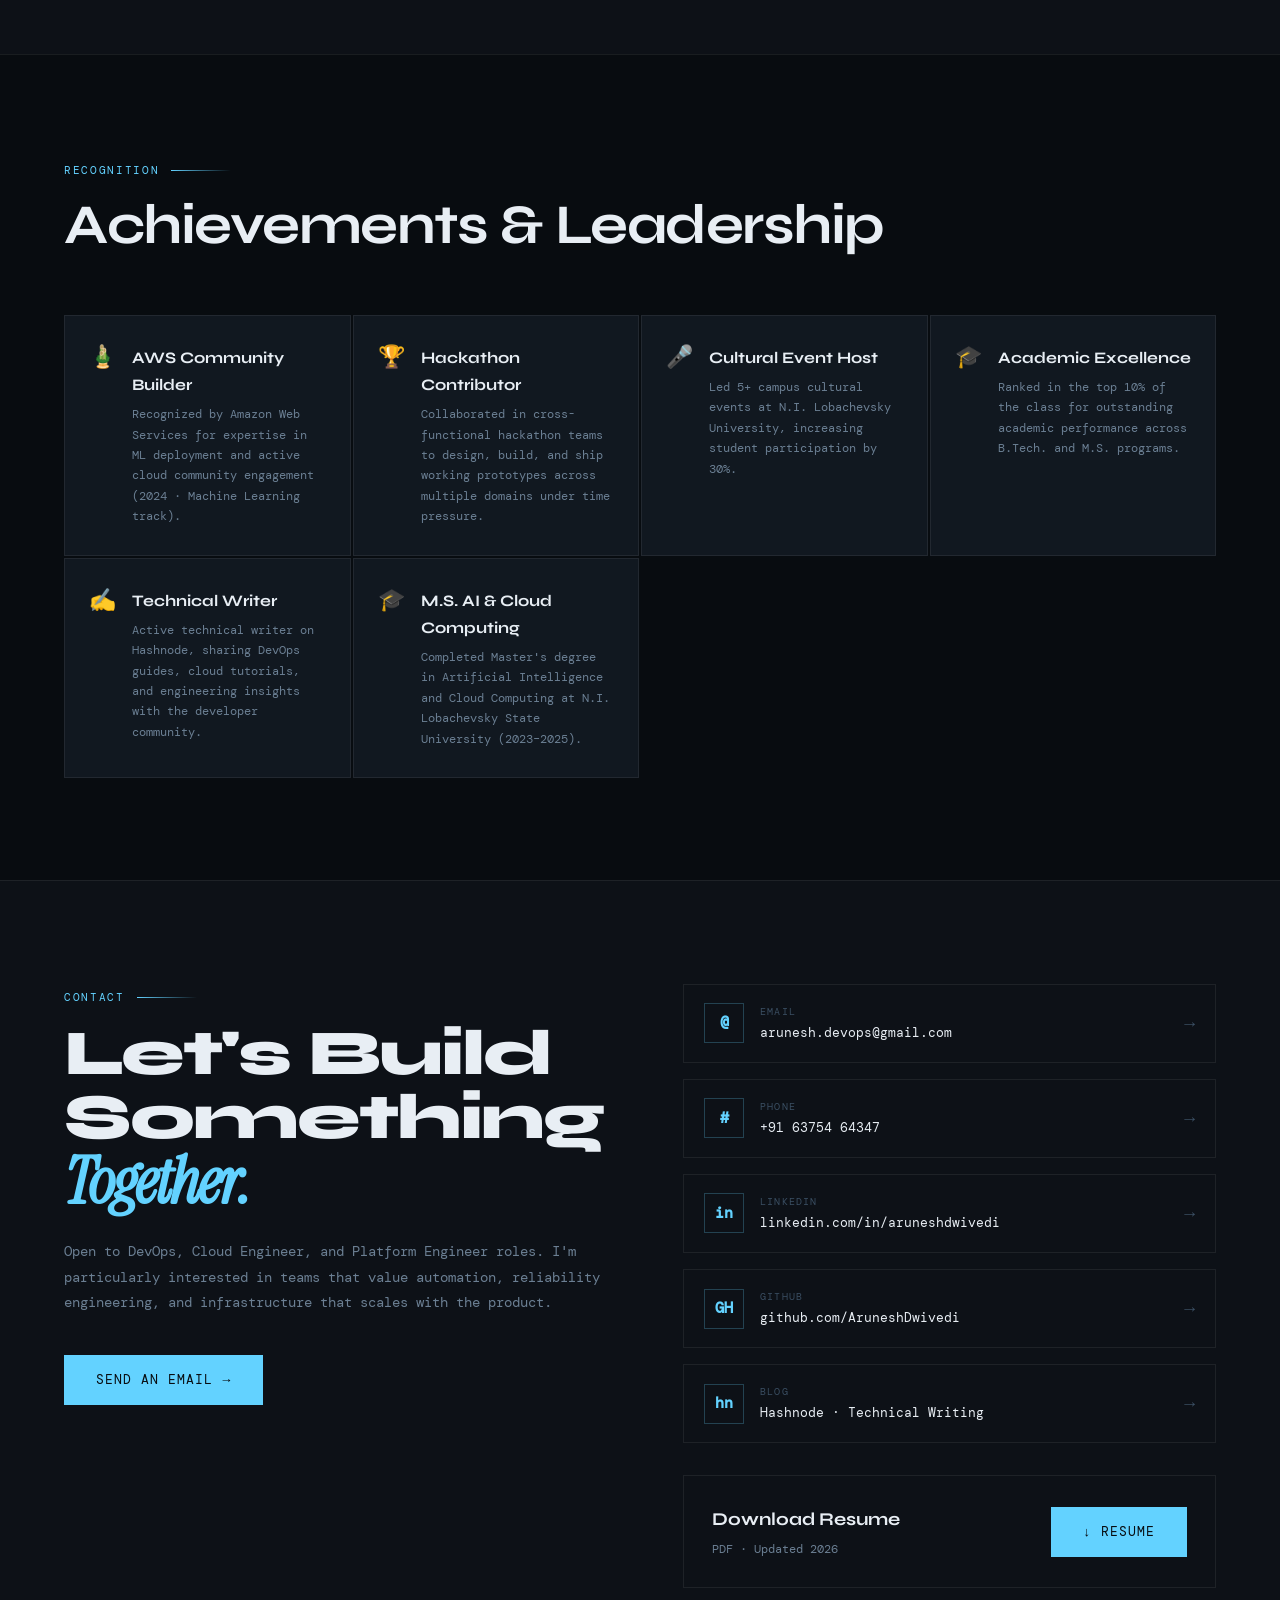
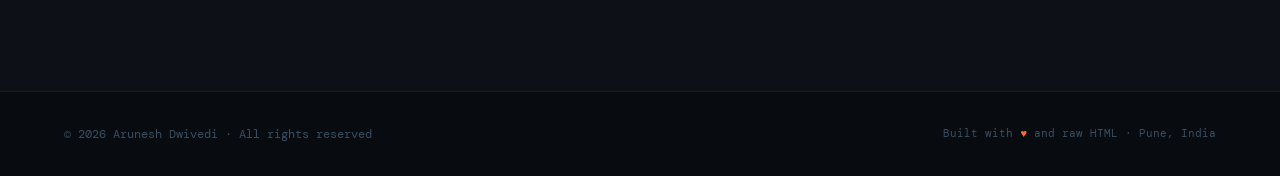
<file: arunesh-portfolio.html>
<!DOCTYPE html>
<html lang="en">
<head>
  <meta charset="UTF-8" />
  <meta name="viewport" content="width=device-width, initial-scale=1.0" />
  <meta name="description" content="Arunesh Dwivedi - DevOps & Cloud Engineer specializing in AWS, Terraform, Kubernetes, and CI/CD automation." />
  <meta name="keywords" content="DevOps, Cloud Engineer, AWS, Terraform, Kubernetes, Jenkins, Docker, CI/CD" />
  <meta property="og:title" content="Arunesh Dwivedi - Cloud & DevOps Engineer" />
  <meta property="og:description" content="Building resilient cloud infrastructure and automating the path from code to production." />
  <title>Arunesh Dwivedi - Cloud & DevOps Engineer</title>
  <link rel="preconnect" href="https://fonts.googleapis.com">
  <link href="https://fonts.googleapis.com/css2?family=Syne:wght@400;600;700;800&family=DM+Mono:wght@300;400;500&family=Instrument+Serif:ital@0;1&display=swap" rel="stylesheet">
  <style>
    :root {
      --bg: #080c10;
      --bg-2: #0d1117;
      --bg-card: #111820;
      --border: rgba(255,255,255,0.07);
      --border-bright: rgba(99,210,255,0.25);
      --text: #e8eef4;
      --text-muted: #6b7f93;
      --text-dim: #3a4e62;
      --accent: #63d2ff;
      --accent-2: #00ff88;
      --accent-warm: #ff6b35;
      --glow: rgba(99,210,255,0.12);
      --font-display: 'Syne', sans-serif;
      --font-mono: 'DM Mono', monospace;
      --font-serif: 'Instrument Serif', serif;
    }
    *, *::before, *::after { box-sizing: border-box; margin: 0; padding: 0; }
    html { scroll-behavior: smooth; }
    body {
      background: var(--bg);
      color: var(--text);
      font-family: var(--font-mono);
      font-size: 15px;
      line-height: 1.7;
      overflow-x: hidden;
    }
    body::before {
      content: '';
      position: fixed;
      inset: 0;
      background-image: url("data:image/svg+xml,%3Csvg viewBox='0 0 256 256' xmlns='http://www.w3.org/2000/svg'%3E%3Cfilter id='n'%3E%3CfeTurbulence type='fractalNoise' baseFrequency='0.9' numOctaves='4' stitchTiles='stitch'/%3E%3C/filter%3E%3Crect width='100%25' height='100%25' filter='url(%23n)' opacity='0.04'/%3E%3C/svg%3E");
      pointer-events: none;
      z-index: 0;
      opacity: 0.4;
    }
    ::-webkit-scrollbar { width: 4px; }
    ::-webkit-scrollbar-track { background: var(--bg); }
    ::-webkit-scrollbar-thumb { background: var(--accent); border-radius: 2px; }

    /* NAV */
    nav {
      position: fixed; top: 0; left: 0; right: 0; z-index: 100;
      padding: 0 clamp(24px, 5vw, 80px); height: 64px;
      display: flex; align-items: center; justify-content: space-between;
      border-bottom: 1px solid var(--border);
      backdrop-filter: blur(20px);
      background: rgba(8,12,16,0.85);
    }
    .nav-logo { font-family: var(--font-display); font-weight: 800; font-size: 18px; color: var(--text); text-decoration: none; letter-spacing: -0.5px; }
    .nav-logo span { color: var(--accent); }
    .nav-links { display: flex; gap: 32px; list-style: none; }
    .nav-links a { font-family: var(--font-mono); font-size: 12px; color: var(--text-muted); text-decoration: none; letter-spacing: 0.08em; text-transform: uppercase; transition: color 0.2s; position: relative; }
    .nav-links a::after { content: ''; position: absolute; bottom: -4px; left: 0; width: 0; height: 1px; background: var(--accent); transition: width 0.25s ease; }
    .nav-links a:hover { color: var(--accent); }
    .nav-links a:hover::after { width: 100%; }
    .nav-cta { font-family: var(--font-mono); font-size: 12px; color: var(--accent); border: 1px solid var(--accent); padding: 8px 20px; text-decoration: none; letter-spacing: 0.08em; text-transform: uppercase; transition: all 0.2s; }
    .nav-cta:hover { background: var(--accent); color: var(--bg); }
    .menu-toggle { display: none; flex-direction: column; gap: 5px; cursor: pointer; padding: 4px; }
    .menu-toggle span { width: 24px; height: 1.5px; background: var(--text); transition: all 0.3s; }

    /* HERO */
    .hero {
      min-height: 100vh;
      display: flex; align-items: center;
      padding: 80px clamp(24px, 5vw, 80px) 60px;
      position: relative; overflow: hidden;
    }
    .hero-grid {
      position: absolute; inset: 0;
      background-image: linear-gradient(var(--border) 1px, transparent 1px), linear-gradient(90deg, var(--border) 1px, transparent 1px);
      background-size: 80px 80px;
      mask-image: radial-gradient(ellipse 70% 60% at 50% 50%, black 30%, transparent 80%);
      animation: gridPulse 8s ease-in-out infinite;
    }
    @keyframes gridPulse { 0%, 100% { opacity: 0.5; } 50% { opacity: 1; } }
    .hero-orb {
      position: absolute; width: 600px; height: 600px; border-radius: 50%;
      background: radial-gradient(circle, rgba(99,210,255,0.08) 0%, transparent 70%);
      top: 50%; left: 30%; transform: translate(-50%, -50%); pointer-events: none;
    }
    .hero-inner {
      position: relative; z-index: 1; width: 100%;
      display: grid; grid-template-columns: 1fr 340px;
      gap: 60px; align-items: center;
    }
    .hero-content { position: relative; z-index: 1; }
    .hero-eyebrow {
      display: inline-flex; align-items: center; gap: 10px;
      font-family: var(--font-mono); font-size: 12px; color: var(--accent);
      letter-spacing: 0.12em; text-transform: uppercase; margin-bottom: 28px;
    }
    .hero-eyebrow::before { content: ''; width: 32px; height: 1px; background: var(--accent); }
    .hero-name {
      font-family: var(--font-display); font-size: clamp(52px, 8vw, 100px);
      font-weight: 800; line-height: 0.92; letter-spacing: -3px; margin-bottom: 24px; color: var(--text);
    }
    .hero-name .line-accent {
      color: transparent; -webkit-text-stroke: 1px rgba(99,210,255,0.4);
      display: block; transition: all 0.3s;
    }
    .hero-name .line-accent:hover { color: var(--accent); -webkit-text-stroke: 1px transparent; }
    .hero-role { font-family: var(--font-serif); font-style: italic; font-size: clamp(18px, 2.5vw, 26px); color: var(--text-muted); margin-bottom: 32px; }
    .hero-statement { font-family: var(--font-mono); font-size: 14px; color: var(--text-muted); max-width: 520px; line-height: 1.8; margin-bottom: 48px; padding-left: 20px; border-left: 2px solid var(--accent); }
    .hero-actions { display: flex; gap: 16px; flex-wrap: wrap; }
    .status-badge {
      position: absolute; bottom: 40px; right: clamp(24px, 5vw, 80px);
      display: flex; align-items: center; gap: 10px;
      font-family: var(--font-mono); font-size: 11px; color: var(--text-muted); letter-spacing: 0.08em;
    }
    .status-dot { width: 8px; height: 8px; border-radius: 50%; background: var(--accent-2); box-shadow: 0 0 8px var(--accent-2); animation: blink 2s ease-in-out infinite; }
    @keyframes blink { 0%, 100% { opacity: 1; } 50% { opacity: 0.3; } }

    /* HERO PHOTO */
    .hero-photo-wrap { position: relative; flex-shrink: 0; }
    .hero-photo-frame { position: relative; width: 100%; height: 440px; }
    .hero-photo-frame::before {
      content: ''; position: absolute; inset: -2px;
      background: linear-gradient(135deg, var(--accent), transparent 60%, var(--accent-2));
      z-index: 0;
    }
    .hero-photo-frame::after {
      content: ''; position: absolute; bottom: -16px; right: -16px;
      width: 55%; height: 55%; border: 1px solid var(--border-bright); z-index: -1;
    }
    .hero-photo {
      position: relative; z-index: 1; width: 100%; height: 100%;
      object-fit: cover; object-position: top center;
      display: block; filter: grayscale(10%) contrast(1.05);
    }
    .hero-photo-badge {
      position: absolute; bottom: -10px; left: -12px;
      background: var(--bg-card); border: 1px solid var(--border-bright);
      padding: 10px 16px; z-index: 2;
    }
    .hero-photo-badge-label { font-family: var(--font-mono); font-size: 10px; color: var(--accent); letter-spacing: 0.1em; text-transform: uppercase; margin-bottom: 2px; }
    .hero-photo-badge-value { font-family: var(--font-display); font-size: 13px; font-weight: 700; color: var(--text); }

    /* BUTTONS */
    .btn-primary {
      font-family: var(--font-mono); font-size: 13px; letter-spacing: 0.08em; text-transform: uppercase;
      color: var(--bg); background: var(--accent); padding: 14px 32px;
      text-decoration: none; display: inline-flex; align-items: center; gap: 8px;
      transition: all 0.25s; position: relative; overflow: hidden;
    }
    .btn-primary::before { content: ''; position: absolute; inset: 0; background: var(--accent-2); transform: translateX(-105%); transition: transform 0.3s ease; }
    .btn-primary:hover::before { transform: translateX(0); }
    .btn-primary span { position: relative; z-index: 1; }
    .btn-secondary {
      font-family: var(--font-mono); font-size: 13px; letter-spacing: 0.08em; text-transform: uppercase;
      color: var(--text); background: transparent; border: 1px solid var(--border-bright);
      padding: 14px 32px; text-decoration: none; display: inline-flex; align-items: center; gap: 8px; transition: all 0.25s;
    }
    .btn-secondary:hover { border-color: var(--accent); color: var(--accent); background: var(--glow); }

    /* SECTIONS */
    section { padding: clamp(60px, 8vw, 120px) clamp(24px, 5vw, 80px); position: relative; }
    .section-label { display: inline-flex; align-items: center; gap: 12px; font-family: var(--font-mono); font-size: 11px; color: var(--accent); letter-spacing: 0.15em; text-transform: uppercase; margin-bottom: 16px; }
    .section-label::after { content: ''; width: 60px; height: 1px; background: linear-gradient(90deg, var(--accent), transparent); }
    .section-title { font-family: var(--font-display); font-size: clamp(32px, 5vw, 56px); font-weight: 700; line-height: 1.05; letter-spacing: -1.5px; margin-bottom: 60px; }

    /* ABOUT */
    #about { border-top: 1px solid var(--border); }
    .about-grid { display: grid; grid-template-columns: 1fr 1fr; gap: 80px; align-items: start; }
    .about-text p { color: var(--text-muted); font-size: 15px; line-height: 1.9; margin-bottom: 20px; }
    .about-text p strong { color: var(--text); font-weight: 500; }
    .about-stats { display: grid; grid-template-columns: 1fr 1fr; gap: 2px; }
    .stat-card { background: var(--bg-card); border: 1px solid var(--border); padding: 28px 24px; transition: all 0.3s; position: relative; overflow: hidden; }
    .stat-card::after { content: ''; position: absolute; bottom: 0; left: 0; width: 0; height: 2px; background: var(--accent); transition: width 0.3s; }
    .stat-card:hover { border-color: var(--border-bright); }
    .stat-card:hover::after { width: 100%; }
    .stat-num { font-family: var(--font-display); font-size: 42px; font-weight: 800; color: var(--accent); letter-spacing: -2px; line-height: 1; margin-bottom: 6px; }
    .stat-label { font-family: var(--font-mono); font-size: 11px; color: var(--text-muted); letter-spacing: 0.08em; text-transform: uppercase; }

    /* SKILLS */
    #skills { background: var(--bg-2); border-top: 1px solid var(--border); }
    .skills-grid { display: grid; grid-template-columns: repeat(auto-fill, minmax(300px, 1fr)); gap: 2px; }
    .skill-category { background: var(--bg-card); border: 1px solid var(--border); padding: 32px 28px; transition: all 0.3s; }
    .skill-category:hover { border-color: var(--border-bright); background: #131c26; }
    .skill-cat-header { display: flex; align-items: center; gap: 12px; margin-bottom: 24px; }
    .skill-icon { width: 36px; height: 36px; border: 1px solid var(--border-bright); display: flex; align-items: center; justify-content: center; font-size: 16px; flex-shrink: 0; }
    .skill-cat-name { font-family: var(--font-display); font-size: 14px; font-weight: 700; color: var(--text); }
    .skill-tags { display: flex; flex-wrap: wrap; gap: 8px; }
    .skill-tag { font-family: var(--font-mono); font-size: 11px; padding: 5px 12px; background: rgba(99,210,255,0.06); border: 1px solid rgba(99,210,255,0.15); color: var(--text-muted); letter-spacing: 0.04em; transition: all 0.2s; }
    .skill-tag:hover { background: rgba(99,210,255,0.12); color: var(--accent); border-color: var(--accent); }

    /* PROJECTS */
    #projects { border-top: 1px solid var(--border); }
    .projects-grid { display: grid; grid-template-columns: repeat(auto-fill, minmax(360px, 1fr)); gap: 2px; }
    .project-card { background: var(--bg-card); border: 1px solid var(--border); padding: 36px 32px; transition: all 0.3s; display: flex; flex-direction: column; position: relative; overflow: hidden; }
    .project-card::before { content: ''; position: absolute; top: 0; left: 0; right: 0; height: 2px; background: linear-gradient(90deg, var(--accent), var(--accent-2)); transform: scaleX(0); transform-origin: left; transition: transform 0.4s ease; }
    .project-card:hover::before { transform: scaleX(1); }
    .project-card:hover { border-color: var(--border-bright); background: #131c26; transform: translateY(-3px); }
    .project-number { font-family: var(--font-mono); font-size: 11px; color: var(--text-dim); letter-spacing: 0.12em; margin-bottom: 20px; }
    .project-title { font-family: var(--font-display); font-size: 20px; font-weight: 700; letter-spacing: -0.3px; margin-bottom: 16px; color: var(--text); }
    .project-desc { font-family: var(--font-mono); font-size: 13px; color: var(--text-muted); line-height: 1.8; margin-bottom: 24px; flex-grow: 1; }
    .project-arch { background: rgba(99,210,255,0.04); border: 1px solid rgba(99,210,255,0.1); border-left: 2px solid var(--accent); padding: 14px 16px; margin-bottom: 24px; }
    .project-arch-label { font-family: var(--font-mono); font-size: 10px; color: var(--accent); letter-spacing: 0.1em; text-transform: uppercase; margin-bottom: 6px; }
    .project-arch-text { font-family: var(--font-mono); font-size: 12px; color: var(--text-muted); line-height: 1.7; }
    .project-tags { display: flex; flex-wrap: wrap; gap: 6px; margin-bottom: 24px; }
    .tech-tag { font-family: var(--font-mono); font-size: 10px; padding: 3px 10px; background: rgba(0,255,136,0.06); border: 1px solid rgba(0,255,136,0.2); color: var(--accent-2); letter-spacing: 0.06em; }
    .project-link { font-family: var(--font-mono); font-size: 12px; color: var(--accent); text-decoration: none; letter-spacing: 0.06em; display: inline-flex; align-items: center; gap: 8px; transition: gap 0.2s; }
    .project-link:hover { gap: 14px; }

    /* EXPERIENCE */
    #experience { background: var(--bg-2); border-top: 1px solid var(--border); }
    .timeline { position: relative; padding-left: 40px; }
    .timeline::before { content: ''; position: absolute; left: 0; top: 8px; bottom: 0; width: 1px; background: linear-gradient(180deg, var(--accent), transparent); }
    .timeline-item { position: relative; margin-bottom: 60px; }
    .timeline-item:last-child { margin-bottom: 0; }
    .timeline-dot { position: absolute; left: -46px; top: 6px; width: 12px; height: 12px; border: 2px solid var(--accent); border-radius: 50%; background: var(--bg-2); }
    .timeline-dot::after { content: ''; position: absolute; top: 50%; left: 50%; transform: translate(-50%, -50%); width: 4px; height: 4px; border-radius: 50%; background: var(--accent); }
    .timeline-date { font-family: var(--font-mono); font-size: 11px; color: var(--accent); letter-spacing: 0.1em; text-transform: uppercase; margin-bottom: 8px; }
    .timeline-role { font-family: var(--font-display); font-size: 22px; font-weight: 700; letter-spacing: -0.5px; margin-bottom: 4px; }
    .timeline-company { font-family: var(--font-mono); font-size: 13px; color: var(--text-muted); margin-bottom: 20px; }
    .timeline-items { list-style: none; display: flex; flex-direction: column; gap: 10px; }
    .timeline-items li { font-family: var(--font-mono); font-size: 13px; color: var(--text-muted); padding-left: 20px; position: relative; line-height: 1.7; }
    .timeline-items li::before { content: '->'; position: absolute; left: 0; color: var(--accent); }

    /* ACHIEVEMENTS */
    #achievements { border-top: 1px solid var(--border); }
    .achievements-grid { display: grid; grid-template-columns: repeat(auto-fill, minmax(280px, 1fr)); gap: 2px; }
    .achievement-card { background: var(--bg-card); border: 1px solid var(--border); padding: 28px 24px; transition: all 0.3s; display: flex; gap: 16px; align-items: flex-start; }
    .achievement-card:hover { border-color: var(--border-bright); }
    .achievement-badge { font-size: 22px; flex-shrink: 0; line-height: 1; margin-top: 2px; }
    .achievement-title { font-family: var(--font-display); font-size: 16px; font-weight: 700; margin-bottom: 6px; }
    .achievement-desc { font-family: var(--font-mono); font-size: 12px; color: var(--text-muted); line-height: 1.7; }

    /* CONTACT */
    #contact { background: var(--bg-2); border-top: 1px solid var(--border); }
    .contact-wrapper { display: grid; grid-template-columns: 1fr 1fr; gap: 80px; align-items: start; }
    .contact-headline { font-family: var(--font-display); font-size: clamp(36px, 5vw, 64px); font-weight: 800; letter-spacing: -2px; line-height: 1.0; margin-bottom: 24px; }
    .contact-sub { font-family: var(--font-mono); font-size: 14px; color: var(--text-muted); line-height: 1.8; margin-bottom: 40px; }
    .contact-links { display: flex; flex-direction: column; gap: 16px; }
    .contact-link { display: flex; align-items: center; gap: 16px; padding: 18px 20px; border: 1px solid var(--border); text-decoration: none; transition: all 0.25s; }
    .contact-link:hover { border-color: var(--border-bright); background: var(--glow); }
    .contact-link-icon { width: 40px; height: 40px; border: 1px solid var(--border-bright); display: flex; align-items: center; justify-content: center; font-size: 15px; flex-shrink: 0; font-family: var(--font-mono); color: var(--accent); font-weight: 600; }
    .contact-link-info { flex-grow: 1; }
    .contact-link-label { font-family: var(--font-mono); font-size: 10px; color: var(--text-dim); letter-spacing: 0.12em; text-transform: uppercase; margin-bottom: 2px; }
    .contact-link-value { font-family: var(--font-mono); font-size: 13px; color: var(--text); }
    .contact-link-arrow { font-size: 18px; color: var(--text-dim); transition: all 0.2s; }
    .contact-link:hover .contact-link-arrow { color: var(--accent); transform: translateX(4px); }
    .contact-resume { margin-top: 32px; padding: 28px; border: 1px solid var(--border); display: flex; align-items: center; justify-content: space-between; gap: 20px; }
    .resume-text { font-family: var(--font-display); font-size: 18px; font-weight: 700; margin-bottom: 4px; }
    .resume-sub { font-family: var(--font-mono); font-size: 12px; color: var(--text-muted); }

    /* FOOTER */
    footer { padding: 32px clamp(24px, 5vw, 80px); border-top: 1px solid var(--border); display: flex; align-items: center; justify-content: space-between; gap: 20px; flex-wrap: wrap; }
    .footer-copy { font-family: var(--font-mono); font-size: 12px; color: var(--text-dim); }
    .footer-built { font-family: var(--font-mono); font-size: 11px; color: var(--text-dim); }
    .footer-built span { color: var(--accent-warm); }

    /* ANIMATIONS */
    .fade-in { opacity: 0; transform: translateY(24px); transition: opacity 0.6s ease, transform 0.6s ease; }
    .fade-in.visible { opacity: 1; transform: translateY(0); }

    /* RESPONSIVE */
    @media (max-width: 900px) {
      .hero-inner { grid-template-columns: 1fr; }
      .hero-photo-wrap { display: none; }
      .about-grid { grid-template-columns: 1fr; gap: 40px; }
      .contact-wrapper { grid-template-columns: 1fr; gap: 40px; }
    }
    @media (max-width: 768px) {
      .nav-links { display: none; }
      .nav-links.open { display: flex; flex-direction: column; position: fixed; top: 64px; left: 0; right: 0; background: var(--bg-2); border-bottom: 1px solid var(--border); padding: 24px; gap: 20px; }
      .nav-cta { display: none; }
      .menu-toggle { display: flex; }
      .status-badge { display: none; }
      .projects-grid { grid-template-columns: 1fr; }
    }
    @media (max-width: 480px) {
      .about-stats { grid-template-columns: 1fr 1fr; }
      .skills-grid { grid-template-columns: 1fr; }
      .achievements-grid { grid-template-columns: 1fr; }
    }
  </style>
</head>
<body>

  <nav>
    <a href="#" class="nav-logo">AD<span>.</span></a>
    <ul class="nav-links" id="navLinks">
      <li><a href="#about">About</a></li>
      <li><a href="#skills">Skills</a></li>
      <li><a href="#projects">Projects</a></li>
      <li><a href="#experience">Experience</a></li>
      <li><a href="#contact">Contact</a></li>
    </ul>
    <a href="https://linkedin.com/in/aruneshdwivedi" target="_blank" class="nav-cta">Hire Me</a>
    <div class="menu-toggle" onclick="document.getElementById('navLinks').classList.toggle('open')">
      <span></span><span></span><span></span>
    </div>
  </nav>

  <!-- HERO -->
  <section class="hero">
    <div class="hero-grid"></div>
    <div class="hero-orb"></div>
    <div class="hero-inner">

      <div class="hero-content">
        <div class="hero-eyebrow">Cloud &amp; DevOps Engineer</div>
        <h1 class="hero-name">
          Arunesh<br>
          <span class="line-accent">Dwivedi</span>
        </h1>
        <p class="hero-role">Building infrastructure that scales, automates, and never breaks.</p>
        <p class="hero-statement">
          2+ years engineering resilient cloud systems on AWS &mdash; turning manual operations into repeatable, production-grade pipelines with Terraform, Ansible, Docker, and Jenkins.
        </p>
        <div class="hero-actions">
          <a href="#projects" class="btn-primary"><span>View My Work &rarr;</span></a>
          <a href="#contact" class="btn-secondary">Get In Touch</a>
        </div>
      </div>

      <div class="hero-photo-wrap">
        <div class="hero-photo-frame">
          <img src="[data-uri]" alt="Arunesh Dwivedi - Cloud &amp; DevOps Engineer" class="hero-photo" />
          <div class="hero-photo-badge">
            <div class="hero-photo-badge-label">Based in</div>
            <div class="hero-photo-badge-value">Pune, India</div>
          </div>
        </div>
      </div>

    </div>
    <div class="status-badge">
      <div class="status-dot"></div>
      Available for opportunities &middot; Pune, India
    </div>
  </section>

  <!-- ABOUT -->
  <section id="about">
    <div class="section-label">About</div>
    <div class="about-grid fade-in">
      <div class="about-text">
        <p>I'm a <strong>DevOps &amp; Cloud Engineer</strong> with hands-on experience designing and automating AWS infrastructure. I specialize in CI/CD pipelines, Infrastructure-as-Code, and container orchestration &mdash; building systems that developers trust and operations teams can sleep through.</p>
        <p>Holding an <strong>M.S. in Artificial Intelligence and Cloud</strong> from N.I. Lobachevsky State University, I bridge deep technical execution with architectural thinking. I've automated deployments end-to-end &mdash; from Terraform provisioning to Ansible configuration to Jenkins pipelines in production.</p>
        <p>Recognized as an <strong>AWS Community Builder</strong> in Machine Learning (2024), I actively share what I learn on Hashnode and GitHub. I care about <strong>zero configuration drift, minimal blast radius, and infrastructure that documents itself.</strong></p>
      </div>
      <div class="about-stats">
        <div class="stat-card"><div class="stat-num">5+</div><div class="stat-label">Cloud Projects Shipped</div></div>
        <div class="stat-card"><div class="stat-num">AWS</div><div class="stat-label">Community Builder</div></div>
        <div class="stat-card"><div class="stat-num">2+</div><div class="stat-label">Years in DevOps</div></div>
        <div class="stat-card"><div class="stat-num">M.S.</div><div class="stat-label">AI &amp; Cloud</div></div>
      </div>
    </div>
  </section>

  <!-- SKILLS -->
  <section id="skills">
    <div class="section-label">Skills</div>
    <h2 class="section-title">Technical Stack</h2>
    <div class="skills-grid">
      <div class="skill-category fade-in">
        <div class="skill-cat-header"><div class="skill-icon">&#9729;</div><div class="skill-cat-name">Cloud Platforms</div></div>
        <div class="skill-tags"><span class="skill-tag">EC2</span><span class="skill-tag">S3</span><span class="skill-tag">IAM</span><span class="skill-tag">RDS</span><span class="skill-tag">VPC</span><span class="skill-tag">ALB</span><span class="skill-tag">Auto Scaling</span><span class="skill-tag">ECS</span><span class="skill-tag">ECR</span><span class="skill-tag">CloudWatch</span><span class="skill-tag">Yandex Cloud</span></div>
      </div>
      <div class="skill-category fade-in">
        <div class="skill-cat-header"><div class="skill-icon">&#128736;</div><div class="skill-cat-name">Infrastructure as Code</div></div>
        <div class="skill-tags"><span class="skill-tag">Terraform</span><span class="skill-tag">Terraform Modules</span><span class="skill-tag">Remote State</span><span class="skill-tag">CloudFormation</span><span class="skill-tag">Ansible</span></div>
      </div>
      <div class="skill-category fade-in">
        <div class="skill-cat-header"><div class="skill-icon">&#128051;</div><div class="skill-cat-name">Containers &amp; Orchestration</div></div>
        <div class="skill-tags"><span class="skill-tag">Docker</span><span class="skill-tag">Docker Compose</span><span class="skill-tag">ECS</span><span class="skill-tag">Kubernetes</span><span class="skill-tag">Helm</span></div>
      </div>
      <div class="skill-category fade-in">
        <div class="skill-cat-header"><div class="skill-icon">&#9881;</div><div class="skill-cat-name">CI/CD &amp; Automation</div></div>
        <div class="skill-tags"><span class="skill-tag">Jenkins</span><span class="skill-tag">Git</span><span class="skill-tag">Pipeline-as-Code</span><span class="skill-tag">Bash Scripting</span></div>
      </div>
      <div class="skill-category fade-in">
        <div class="skill-cat-header"><div class="skill-icon">&#128202;</div><div class="skill-cat-name">Monitoring &amp; Observability</div></div>
        <div class="skill-tags"><span class="skill-tag">CloudWatch Metrics</span><span class="skill-tag">CloudWatch Logs</span><span class="skill-tag">Prometheus</span><span class="skill-tag">Grafana</span></div>
      </div>
      <div class="skill-category fade-in">
        <div class="skill-cat-header"><div class="skill-icon">&#128187;</div><div class="skill-cat-name">Languages &amp; Scripting</div></div>
        <div class="skill-tags"><span class="skill-tag">Python</span><span class="skill-tag">Bash</span><span class="skill-tag">YAML</span><span class="skill-tag">JSON</span><span class="skill-tag">JavaScript</span><span class="skill-tag">boto3</span></div>
      </div>
      <div class="skill-category fade-in">
        <div class="skill-cat-header"><div class="skill-icon">&#128274;</div><div class="skill-cat-name">Networking &amp; Security</div></div>
        <div class="skill-tags"><span class="skill-tag">VPC Design</span><span class="skill-tag">Subnetting</span><span class="skill-tag">NAT Gateways</span><span class="skill-tag">Security Groups</span><span class="skill-tag">IAM Policies</span><span class="skill-tag">SSL/TLS</span><span class="skill-tag">Bastion Hosts</span></div>
      </div>
    </div>
  </section>

  <!-- PROJECTS -->
  <section id="projects">
    <div class="section-label">Projects</div>
    <h2 class="section-title">Production-Grade Work</h2>
    <div class="projects-grid">
      <div class="project-card fade-in">
        <div class="project-number">01 / 05</div>
        <h3 class="project-title">AWS CI/CD Platform</h3>
        <p class="project-desc">End-to-end automated deployment pipeline that eliminates manual release processes. Manages dev, staging, and production environments with full parity and zero configuration drift.</p>
        <div class="project-arch"><div class="project-arch-label">Architecture Highlight</div><div class="project-arch-text">Jenkins triggers Terraform to provision environment, Ansible configures the stack, then deploys app artifacts with environment-based secrets &mdash; all in one pipeline run.</div></div>
        <div class="project-tags"><span class="tech-tag">Terraform</span><span class="tech-tag">Ansible</span><span class="tech-tag">Jenkins</span><span class="tech-tag">AWS</span><span class="tech-tag">Node.js</span></div>
        <a href="https://github.com/AruneshDwivedi/aws-nodejs-cicd" target="_blank" class="project-link">View Repository &rarr;</a>
      </div>
      <div class="project-card fade-in">
        <div class="project-number">02 / 05</div>
        <h3 class="project-title">AWS Infrastructure as Code Platform</h3>
        <p class="project-desc">Reusable Terraform module library for provisioning production AWS environments. Supports multi-environment deployments with a single codebase and shared remote state.</p>
        <div class="project-arch"><div class="project-arch-label">Architecture Highlight</div><div class="project-arch-text">Modular design: VPC, ALB, ASG, and RDS modules compose into full stacks per environment. Remote state in S3 with DynamoDB locking prevents concurrent conflicts.</div></div>
        <div class="project-tags"><span class="tech-tag">Terraform</span><span class="tech-tag">VPC</span><span class="tech-tag">ALB</span><span class="tech-tag">Auto Scaling</span><span class="tech-tag">RDS</span><span class="tech-tag">S3</span></div>
        <a href="https://github.com/AruneshDwivedi/IAC-Terraform-AWS" target="_blank" class="project-link">View Repository &rarr;</a>
      </div>
      <div class="project-card fade-in">
        <div class="project-number">03 / 05</div>
        <h3 class="project-title">EC2 Automation via Python boto3</h3>
        <p class="project-desc">Programmatic infrastructure deployment using Python and AWS SDK. Removes console interaction by automating provisioning, bootstrapping, and container deployment.</p>
        <div class="project-arch"><div class="project-arch-label">Architecture Highlight</div><div class="project-arch-text">Python calls boto3 to launch EC2 instances with UserData that installs Docker, pulls images, and runs containers &mdash; no manual SSH required post-launch.</div></div>
        <div class="project-tags"><span class="tech-tag">Python</span><span class="tech-tag">boto3</span><span class="tech-tag">EC2</span><span class="tech-tag">Docker</span><span class="tech-tag">UserData</span></div>
        <a href="https://github.com/AruneshDwivedi/ec2-boto3-python" target="_blank" class="project-link">View Repository &rarr;</a>
      </div>
      <div class="project-card fade-in">
        <div class="project-number">04 / 05</div>
        <h3 class="project-title">Secure AWS Networking Architecture</h3>
        <p class="project-desc">Zero-trust VPC design with private subnet isolation, controlled egress, and hardened access patterns. Enforces least-privilege networking for production workloads.</p>
        <div class="project-arch"><div class="project-arch-label">Architecture Highlight</div><div class="project-arch-text">Multi-tier VPC: public subnets for load balancers, private subnets for app and DB. Bastion host for SSH. NAT gateway for controlled outbound. No public IPs on workloads.</div></div>
        <div class="project-tags"><span class="tech-tag">Terraform</span><span class="tech-tag">VPC</span><span class="tech-tag">Bastion</span><span class="tech-tag">NAT Gateway</span><span class="tech-tag">Security Groups</span></div>
        <a href="https://github.com/AruneshDwivedi/AWS-Proj1" target="_blank" class="project-link">View Repository &rarr;</a>
      </div>
      <div class="project-card fade-in">
        <div class="project-number">05 / 05</div>
        <h3 class="project-title">Django App Deployment on AWS ECS</h3>
        <p class="project-desc">Containerized Django application on AWS ECS with auto-scaling and load balancing. Demonstrates serverless container hosting without EC2 fleet management.</p>
        <div class="project-arch"><div class="project-arch-label">Architecture Highlight</div><div class="project-arch-text">Docker image pushed to ECR, ECS Fargate service behind an ALB. Service-level auto-scaling responds to CPU/memory thresholds with zero manual intervention.</div></div>
        <div class="project-tags"><span class="tech-tag">Django</span><span class="tech-tag">ECS Fargate</span><span class="tech-tag">ECR</span><span class="tech-tag">ALB</span><span class="tech-tag">Docker</span></div>
        <a href="https://github.com/AruneshDwivedi/django-app-AWS" target="_blank" class="project-link">View Repository &rarr;</a>
      </div>
    </div>
  </section>

  <!-- EXPERIENCE -->
  <section id="experience">
    <div class="section-label">Experience</div>
    <h2 class="section-title">Work History</h2>
    <div class="timeline fade-in">
      <div class="timeline-item">
        <div class="timeline-dot"></div>
        <div class="timeline-date">May 2023 &ndash; Aug 2023</div>
        <div class="timeline-role">Software Development Intern</div>
        <div class="timeline-company">Itgeo &middot; Russia</div>
        <ul class="timeline-items">
          <li>Delivered backend and frontend features for an internal web application using Python and JavaScript in a sprint-based development cycle.</li>
          <li>Built one-command automation scripts to run builds and test suites &mdash; eliminating multi-step manual execution and reducing developer friction.</li>
          <li>Containerized the application using Docker to ensure identical runtime environments across all developer machines.</li>
        </ul>
      </div>
    </div>
  </section>

  <!-- ACHIEVEMENTS -->
  <section id="achievements">
    <div class="section-label">Recognition</div>
    <h2 class="section-title">Achievements &amp; Leadership</h2>
    <div class="achievements-grid">
      <div class="achievement-card fade-in"><div class="achievement-badge">&#127885;</div><div><div class="achievement-title">AWS Community Builder</div><div class="achievement-desc">Recognized by Amazon Web Services for expertise in ML deployment and active cloud community engagement (2024 &middot; Machine Learning track).</div></div></div>
      <div class="achievement-card fade-in"><div class="achievement-badge">&#127942;</div><div><div class="achievement-title">Hackathon Contributor</div><div class="achievement-desc">Collaborated in cross-functional hackathon teams to design, build, and ship working prototypes across multiple domains under time pressure.</div></div></div>
      <div class="achievement-card fade-in"><div class="achievement-badge">&#127908;</div><div><div class="achievement-title">Cultural Event Host</div><div class="achievement-desc">Led 5+ campus cultural events at N.I. Lobachevsky University, increasing student participation by 30%.</div></div></div>
      <div class="achievement-card fade-in"><div class="achievement-badge">&#127891;</div><div><div class="achievement-title">Academic Excellence</div><div class="achievement-desc">Ranked in the top 10% of the class for outstanding academic performance across B.Tech. and M.S. programs.</div></div></div>
      <div class="achievement-card fade-in"><div class="achievement-badge">&#9997;</div><div><div class="achievement-title">Technical Writer</div><div class="achievement-desc">Active technical writer on Hashnode, sharing DevOps guides, cloud tutorials, and engineering insights with the developer community.</div></div></div>
      <div class="achievement-card fade-in"><div class="achievement-badge">&#127891;</div><div><div class="achievement-title">M.S. AI &amp; Cloud Computing</div><div class="achievement-desc">Completed Master's degree in Artificial Intelligence and Cloud Computing at N.I. Lobachevsky State University (2023&ndash;2025).</div></div></div>
    </div>
  </section>

  <!-- CONTACT -->
  <section id="contact">
    <div class="contact-wrapper">
      <div class="fade-in">
        <div class="section-label">Contact</div>
        <h2 class="contact-headline">Let's Build<br>Something<br><em style="font-family:var(--font-serif);color:var(--accent);">Together.</em></h2>
        <p class="contact-sub">Open to DevOps, Cloud Engineer, and Platform Engineer roles. I'm particularly interested in teams that value automation, reliability engineering, and infrastructure that scales with the product.</p>
        <a href="mailto:arunesh.devops@gmail.com" class="btn-primary" style="display:inline-flex;"><span>Send an Email &rarr;</span></a>
      </div>
      <div class="fade-in">
        <div class="contact-links">
          <a href="mailto:arunesh.devops@gmail.com" class="contact-link">
            <div class="contact-link-icon">@</div>
            <div class="contact-link-info"><div class="contact-link-label">Email</div><div class="contact-link-value">arunesh.devops@gmail.com</div></div>
            <div class="contact-link-arrow">&rarr;</div>
          </a>
          <a href="tel:+916375464347" class="contact-link">
            <div class="contact-link-icon">#</div>
            <div class="contact-link-info"><div class="contact-link-label">Phone</div><div class="contact-link-value">+91 63754 64347</div></div>
            <div class="contact-link-arrow">&rarr;</div>
          </a>
          <a href="https://linkedin.com/in/aruneshdwivedi" target="_blank" class="contact-link">
            <div class="contact-link-icon">in</div>
            <div class="contact-link-info"><div class="contact-link-label">LinkedIn</div><div class="contact-link-value">linkedin.com/in/aruneshdwivedi</div></div>
            <div class="contact-link-arrow">&rarr;</div>
          </a>
          <a href="https://github.com/AruneshDwivedi" target="_blank" class="contact-link">
            <div class="contact-link-icon">GH</div>
            <div class="contact-link-info"><div class="contact-link-label">GitHub</div><div class="contact-link-value">github.com/AruneshDwivedi</div></div>
            <div class="contact-link-arrow">&rarr;</div>
          </a>
          <a href="https://hashnode.com/@aruneshdwivedi" target="_blank" class="contact-link">
            <div class="contact-link-icon">hn</div>
            <div class="contact-link-info"><div class="contact-link-label">Blog</div><div class="contact-link-value">Hashnode &middot; Technical Writing</div></div>
            <div class="contact-link-arrow">&rarr;</div>
          </a>
        </div>
        <div class="contact-resume">
          <div>
            <div class="resume-text">Download Resume</div>
            <div class="resume-sub">PDF &middot; Updated 2026</div>
          </div>
          <a href="./Arunesh_resume_2026.pdf" download="Arunesh_Dwivedi_Resume_2026.pdf" class="btn-primary" style="white-space:nowrap;"><span>&darr; Resume</span></a>
        </div>
      </div>
    </div>
  </section>

  <footer>
    <div class="footer-copy">&copy; 2026 Arunesh Dwivedi &middot; All rights reserved</div>
    <div class="footer-built">Built with <span>&hearts;</span> and raw HTML &middot; Pune, India</div>
  </footer>

  <script>
    const observer = new IntersectionObserver((entries) => {
      entries.forEach((entry, i) => {
        if (entry.isIntersecting) {
          entry.target.style.transitionDelay = (i % 3) * 80 + 'ms';
          entry.target.classList.add('visible');
          observer.unobserve(entry.target);
        }
      });
    }, { threshold: 0.1, rootMargin: '0px 0px -40px 0px' });
    document.querySelectorAll('.fade-in').forEach(el => observer.observe(el));

    const sections = document.querySelectorAll('section[id]');
    const navLinks = document.querySelectorAll('.nav-links a');
    window.addEventListener('scroll', () => {
      const scrollY = window.scrollY + 80;
      sections.forEach(section => {
        if (scrollY >= section.offsetTop && scrollY < section.offsetTop + section.offsetHeight) {
          navLinks.forEach(link => {
            link.style.color = '';
            if (link.getAttribute('href') === '#' + section.getAttribute('id')) {
              link.style.color = 'var(--accent)';
            }
          });
        }
      });
    });

    document.addEventListener('mousemove', (e) => {
      const orb = document.querySelector('.hero-orb');
      if (!orb) return;
      const rect = document.querySelector('.hero').getBoundingClientRect();
      orb.style.left = (e.clientX - rect.left) + 'px';
      orb.style.top = (e.clientY - rect.top) + 'px';
      orb.style.transform = 'translate(-50%, -50%)';
    });
  </script>
</body>
</html>
</file>
<file: css/style.css>
/* =========================================================
   Arunesh Dwivedi – DevOps Portfolio
   style.css

   Sections
   1. Design tokens (dark default + light theme)
   2. Base / reset
   3. Layout helpers + scroll-reveal animation
   4. Navigation (responsive menu)
   5. Hero (terminal, stats, background canvas)
   6. Skills, Projects, Open source, Experience
   7. Project modal + Blog reader (animated overlays)
   8. Contact form
   9. Responsive breakpoints
   10. Reduced-motion + print
   ANIMATION PERFORMANCE RULE: only `transform` and `opacity`
   are animated, so the browser can run them on the GPU
   compositor and never triggers layout.
   ========================================================= */

/* 1. DESIGN TOKENS ------------------------------------------------ */
:root {
  --bg: #080c10;
  --bg-2: #0d1117;
  --card: #111820;
  --card-hover: #151f2a;
  --border: rgba(255, 255, 255, 0.08);
  --border-hot: rgba(99, 210, 255, 0.35);
  --text: #e8eef4;
  --muted: #8a9bad;
  --dim: #4a5e72;
  --accent: #63d2ff;
  --accent-2: #00e58a;
  --warm: #ff7a45;
  --glow: rgba(99, 210, 255, 0.12);
  --shadow: 0 20px 60px rgba(0, 0, 0, 0.45);
  --f-display: "Syne", system-ui, sans-serif;
  --f-mono: "DM Mono", ui-monospace, "SFMono-Regular", Menlo, monospace;
  --f-serif: "Instrument Serif", Georgia, serif;
  --gutter: clamp(20px, 5vw, 80px);
  --ease: cubic-bezier(0.22, 1, 0.36, 1);
  color-scheme: dark;
}
:root[data-theme="light"] {
  --bg: #f6f8fb;
  --bg-2: #eaf0f6;
  --card: #ffffff;
  --card-hover: #f1f6fb;
  --border: rgba(10, 30, 50, 0.1);
  --border-hot: rgba(0, 120, 180, 0.4);
  --text: #0e1a26;
  --muted: #4a5d70;
  --dim: #8396a9;
  --accent: #0079b0;
  --accent-2: #00875a;
  --warm: #d9531e;
  --glow: rgba(0, 121, 176, 0.1);
  --shadow: 0 20px 50px rgba(20, 50, 80, 0.15);
  color-scheme: light;
}

/* 2. BASE ---------------------------------------------------------- */
*, *::before, *::after { box-sizing: border-box; margin: 0; padding: 0; }
html { scroll-behavior: smooth; scroll-padding-top: 76px; }
body {
  background: var(--bg);
  color: var(--text);
  font-family: var(--f-mono);
  font-size: 15px;
  line-height: 1.7;
  overflow-x: hidden;
  -webkit-font-smoothing: antialiased;
  transition: background 0.4s, color 0.4s;
}
body.no-scroll { overflow: hidden; }
a { color: inherit; }
img, svg { max-width: 100%; display: block; }
button { font: inherit; color: inherit; cursor: pointer; background: none; border: 0; }
:focus-visible { outline: 2px solid var(--accent); outline-offset: 3px; border-radius: 2px; }
.sr-only { position: absolute; width: 1px; height: 1px; overflow: hidden; clip: rect(0 0 0 0); white-space: nowrap; }
.skip-link { position: absolute; left: -999px; top: 8px; z-index: 300; background: var(--accent); color: #001018; padding: 8px 14px; }
.skip-link:focus { left: 8px; }

/* Scroll progress bar (scaleX = compositor-only animation) */
.progress { position: fixed; top: 0; left: 0; right: 0; height: 2px; z-index: 200; background: linear-gradient(90deg, var(--accent), var(--accent-2)); transform-origin: 0 50%; transform: scaleX(0); }

/* 3. LAYOUT + REVEAL ---------------------------------------------- */
section { padding: clamp(64px, 9vw, 120px) var(--gutter); position: relative; }
.container { max-width: 1240px; margin: 0 auto; }
.label { display: inline-flex; align-items: center; gap: 12px; font-size: 11px; color: var(--accent); letter-spacing: 0.15em; text-transform: uppercase; margin-bottom: 14px; }
.label::after { content: ""; width: 60px; height: 1px; background: linear-gradient(90deg, var(--accent), transparent); }
.title { font-family: var(--f-display); font-size: clamp(30px, 5vw, 54px); font-weight: 700; letter-spacing: -1.5px; line-height: 1.05; margin-bottom: 18px; }
.lede { color: var(--muted); max-width: 680px; margin-bottom: 48px; }
.alt { background: var(--bg-2); }
section + section { border-top: 1px solid var(--border); }

/* Scroll reveal: JS adds .in when element enters viewport.
   Delay is set per element via the --d custom property (stagger). */
.reveal { opacity: 0; transform: translateY(26px); transition: opacity 0.7s var(--ease), transform 0.7s var(--ease); transition-delay: var(--d, 0ms); }
.reveal.in { opacity: 1; transform: none; }

/* Buttons */
.btn { display: inline-flex; align-items: center; gap: 8px; font-size: 13px; letter-spacing: 0.08em; text-transform: uppercase; padding: 13px 28px; text-decoration: none; border: 1px solid var(--accent); transition: transform 0.25s var(--ease), background 0.25s, color 0.25s, box-shadow 0.25s; }
.btn-primary { background: var(--accent); color: #001018; }
.btn-primary:hover { transform: translateY(-2px); box-shadow: 0 10px 30px var(--glow), 0 0 0 1px var(--accent-2); background: var(--accent-2); border-color: var(--accent-2); }
.btn-ghost { color: var(--text); border-color: var(--border-hot); }
.btn-ghost:hover { background: var(--glow); color: var(--accent); transform: translateY(-2px); }

/* 4. NAVIGATION ----------------------------------------------------- */
nav { position: fixed; inset: 0 0 auto 0; z-index: 150; height: 64px; padding: 0 var(--gutter); display: flex; align-items: center; justify-content: space-between; border-bottom: 1px solid var(--border); backdrop-filter: blur(18px); background: color-mix(in srgb, var(--bg) 82%, transparent); }
.logo { font-family: var(--f-display); font-weight: 800; font-size: 19px; text-decoration: none; letter-spacing: -0.5px; }
.logo span { color: var(--accent); }
.nav-links { display: flex; gap: 28px; list-style: none; }
.nav-links a { font-size: 12px; color: var(--muted); text-decoration: none; letter-spacing: 0.08em; text-transform: uppercase; position: relative; padding: 6px 0; transition: color 0.2s; }
/* Underline grows from the left on hover and stays on the active section */
.nav-links a::after { content: ""; position: absolute; left: 0; right: 0; bottom: 0; height: 1px; background: var(--accent); transform: scaleX(0); transform-origin: left; transition: transform 0.3s var(--ease); }
.nav-links a:hover, .nav-links a.active { color: var(--accent); }
.nav-links a:hover::after, .nav-links a.active::after { transform: scaleX(1); }
.nav-tools { display: flex; align-items: center; gap: 12px; }
.icon-btn { width: 38px; height: 38px; display: grid; place-items: center; border: 1px solid var(--border); transition: border-color 0.2s, transform 0.2s; }
.icon-btn:hover { border-color: var(--accent); transform: rotate(12deg); }
.menu-toggle { display: none; }
.menu-toggle span { display: block; width: 18px; height: 1.5px; background: var(--text); margin: 4px 0; transition: transform 0.3s var(--ease), opacity 0.2s; }
.menu-toggle[aria-expanded="true"] span:nth-child(1) { transform: translateY(5.5px) rotate(45deg); }
.menu-toggle[aria-expanded="true"] span:nth-child(2) { opacity: 0; }
.menu-toggle[aria-expanded="true"] span:nth-child(3) { transform: translateY(-5.5px) rotate(-45deg); }

/* 5. HERO ------------------------------------------------------------ */
.hero { min-height: 100svh; display: flex; flex-direction: column; justify-content: center; align-items: center; padding-top: 110px; overflow: hidden; border-top: 0; } /* column: grid and stats stack (row would put them side by side) */
#bg { position: absolute; inset: 0; width: 100%; height: 100%; z-index: 0; opacity: 0.55; }
.hero::after { content: ""; position: absolute; inset: 0; z-index: 0; background: radial-gradient(ellipse 70% 60% at 30% 40%, transparent 30%, var(--bg) 100%); pointer-events: none; }
.hero-inner { position: relative; z-index: 1; width: 100%; max-width: 1240px; margin: 0 auto; display: grid; grid-template-columns: 1.15fr 1fr; gap: 56px; align-items: center; }
.eyebrow { display: inline-flex; align-items: center; gap: 10px; font-size: 12px; color: var(--accent); letter-spacing: 0.12em; text-transform: uppercase; margin-bottom: 24px; }
.eyebrow::before { content: ""; width: 32px; height: 1px; background: var(--accent); }
.hero h1 { font-family: var(--f-display); font-size: clamp(48px, 8vw, 96px); font-weight: 800; line-height: 0.92; letter-spacing: -3px; margin-bottom: 22px; }
/* Outlined second line fills with colour on hover */
.hero h1 .outline { display: block; color: transparent; -webkit-text-stroke: 1px var(--border-hot); transition: color 0.4s, -webkit-text-stroke-color 0.4s; }
.hero h1 .outline:hover { color: var(--accent); -webkit-text-stroke-color: transparent; }
.role { font-family: var(--f-serif); font-style: italic; font-size: clamp(19px, 2.6vw, 28px); color: var(--muted); margin-bottom: 26px; }
.statement { color: var(--muted); max-width: 540px; padding-left: 18px; border-left: 2px solid var(--accent); margin-bottom: 38px; font-size: 14px; }
.hero-actions { display: flex; flex-wrap: wrap; gap: 14px; }
.badges { display: flex; flex-wrap: wrap; gap: 10px; margin-top: 34px; }
.badge { font-size: 11px; padding: 5px 12px; border: 1px solid var(--border); color: var(--muted); display: inline-flex; align-items: center; gap: 8px; }
.dot { width: 7px; height: 7px; border-radius: 50%; background: var(--accent-2); box-shadow: 0 0 8px var(--accent-2); animation: blink 2s ease-in-out infinite; }
@keyframes blink { 50% { opacity: 0.25; } }

/* Terminal card with typed lines (typing driven by js/main.js) */
.terminal { background: color-mix(in srgb, var(--card) 92%, transparent); border: 1px solid var(--border-hot); box-shadow: var(--shadow); font-size: 13px; animation: float 7s ease-in-out infinite; }
@keyframes float { 50% { transform: translateY(-8px); } }
.term-bar { display: flex; align-items: center; gap: 7px; padding: 11px 14px; border-bottom: 1px solid var(--border); }
.term-bar i { width: 10px; height: 10px; border-radius: 50%; background: #ff5f57; }
.term-bar i:nth-child(2) { background: #febc2e; }
.term-bar i:nth-child(3) { background: #28c840; }
.term-bar small { margin-left: auto; color: var(--dim); font-size: 11px; }
.term-body { padding: 18px 20px; min-height: 270px; white-space: pre-wrap; word-break: break-word; }
.term-body .p { color: var(--accent-2); }
.term-body .c { color: var(--accent); }
.term-body .o { color: var(--muted); }
.caret { display: inline-block; width: 8px; height: 15px; background: var(--accent); vertical-align: -2px; animation: blink 1s steps(1) infinite; }

/* Stats strip */
.stats { display: grid; grid-template-columns: repeat(4, 1fr); gap: 2px; margin-top: 64px; position: relative; z-index: 1; max-width: 1240px; margin-inline: auto; width: 100%; }
.stat { background: color-mix(in srgb, var(--card) 90%, transparent); border: 1px solid var(--border); padding: 24px 22px; transition: border-color 0.3s, transform 0.3s var(--ease); }
.stat:hover { border-color: var(--border-hot); transform: translateY(-3px); }
.stat b { display: block; font-family: var(--f-display); font-size: 40px; line-height: 1; color: var(--accent); letter-spacing: -2px; }
.stat span { font-size: 11px; color: var(--muted); letter-spacing: 0.08em; text-transform: uppercase; }

/* 6. ABOUT, SKILLS, PROJECTS, OSS, EXPERIENCE ------------------------ */
.about-grid { display: grid; grid-template-columns: 1.2fr 1fr; gap: 64px; align-items: start; }
.about-text p { color: var(--muted); margin-bottom: 18px; }
.about-text strong { color: var(--text); font-weight: 500; }
.cert-list { display: grid; gap: 2px; }
.cert { background: var(--card); border: 1px solid var(--border); padding: 18px 20px; display: flex; gap: 14px; align-items: center; transition: border-color 0.3s, transform 0.3s var(--ease); }
.cert:hover { border-color: var(--border-hot); transform: translateX(6px); }
.cert em { font-style: normal; font-size: 22px; }
.cert b { display: block; font-family: var(--f-display); font-size: 15px; }
.cert small { color: var(--muted); font-size: 12px; }

.skills-grid { display: grid; grid-template-columns: repeat(auto-fill, minmax(290px, 1fr)); gap: 2px; }
.skill { background: var(--card); border: 1px solid var(--border); padding: 28px 26px; transition: background 0.3s, border-color 0.3s; }
.skill:hover { background: var(--card-hover); border-color: var(--border-hot); }
.skill h3 { font-family: var(--f-display); font-size: 15px; margin-bottom: 8px; display: flex; align-items: center; gap: 10px; }
.skill p { font-size: 12px; color: var(--muted); margin-bottom: 16px; }
.tags { display: flex; flex-wrap: wrap; gap: 7px; }
.tag { font-size: 11px; padding: 4px 11px; background: var(--glow); border: 1px solid var(--border); color: var(--muted); transition: color 0.2s, border-color 0.2s, transform 0.2s; }
.tag:hover { color: var(--accent); border-color: var(--accent); transform: translateY(-2px); }
.tag.g { color: var(--accent-2); border-color: color-mix(in srgb, var(--accent-2) 30%, transparent); background: color-mix(in srgb, var(--accent-2) 8%, transparent); font-size: 10px; padding: 3px 9px; }

/* Project filter chips */
.filters { display: flex; flex-wrap: wrap; gap: 8px; margin-bottom: 28px; }
.chip { font-size: 12px; padding: 7px 16px; border: 1px solid var(--border); color: var(--muted); letter-spacing: 0.04em; transition: all 0.25s var(--ease); }
.chip:hover { color: var(--accent); border-color: var(--border-hot); }
.chip[aria-pressed="true"] { background: var(--accent); color: #001018; border-color: var(--accent); }

.projects-grid { display: grid; grid-template-columns: repeat(auto-fill, minmax(340px, 1fr)); gap: 2px; }
.project { background: var(--card); border: 1px solid var(--border); display: flex; flex-direction: column; position: relative; overflow: hidden; transition: transform 0.35s var(--ease), border-color 0.3s, background 0.3s, opacity 0.35s; text-align: left; }
.project::before { content: ""; position: absolute; inset: 0 0 auto 0; height: 2px; background: linear-gradient(90deg, var(--accent), var(--accent-2)); transform: scaleX(0); transform-origin: left; transition: transform 0.45s var(--ease); z-index: 2; }
.project:hover { transform: translateY(-4px); border-color: var(--border-hot); background: var(--card-hover); }
.project:hover::before { transform: scaleX(1); }
.project.hide { display: none; }
.project.pop-in { animation: popIn 0.5s var(--ease) both; }
@keyframes popIn { from { opacity: 0; transform: scale(0.96) translateY(10px); } }
.thumb { aspect-ratio: 16 / 9; background: var(--bg-2); border-bottom: 1px solid var(--border); overflow: hidden; }
.thumb img { width: 100%; height: 100%; object-fit: cover; transition: transform 0.6s var(--ease); }
.project:hover .thumb img { transform: scale(1.05); }
.p-body { padding: 26px 26px 24px; display: flex; flex-direction: column; flex: 1; }
.p-cat { font-size: 10px; color: var(--accent); letter-spacing: 0.14em; text-transform: uppercase; margin-bottom: 8px; }
.p-title { font-family: var(--f-display); font-size: 20px; letter-spacing: -0.3px; line-height: 1.2; margin-bottom: 10px; }
.p-desc { font-size: 13px; color: var(--muted); margin-bottom: 18px; flex: 1; }
.p-more { margin-top: 18px; font-size: 12px; color: var(--accent); display: inline-flex; gap: 8px; align-items: center; transition: gap 0.2s; }
.project:hover .p-more { gap: 14px; }

/* Open-source panel */
.oss-grid { display: grid; grid-template-columns: 1fr 1.3fr; gap: 48px; align-items: start; }
.oss-big { font-family: var(--f-display); font-size: clamp(80px, 14vw, 160px); font-weight: 800; line-height: 0.85; letter-spacing: -6px; color: var(--accent); }
.oss-big small { display: block; font-family: var(--f-mono); font-size: 12px; letter-spacing: 0.1em; text-transform: uppercase; color: var(--muted); font-weight: 400; margin-top: 14px; }
.fix-list { display: grid; gap: 2px; margin-top: 4px; }
.fix { background: var(--card); border: 1px solid var(--border); padding: 18px 20px; transition: border-color 0.3s, transform 0.3s var(--ease); }
.fix:hover { border-color: var(--border-hot); transform: translateX(6px); }
.fix b { font-family: var(--f-display); font-size: 14px; color: var(--text); }
.fix p { font-size: 12.5px; color: var(--muted); margin-top: 4px; }
.repos { margin-top: 22px; }

/* Timeline */
.timeline { position: relative; padding-left: 38px; max-width: 860px; }
.timeline::before { content: ""; position: absolute; left: 0; top: 8px; bottom: 0; width: 1px; background: linear-gradient(180deg, var(--accent), transparent); }
.t-item { position: relative; margin-bottom: 54px; }
.t-item::before { content: ""; position: absolute; left: -44px; top: 7px; width: 12px; height: 12px; border: 2px solid var(--accent); border-radius: 50%; background: var(--bg-2); }
.t-date { font-size: 11px; color: var(--accent); letter-spacing: 0.1em; text-transform: uppercase; margin-bottom: 6px; }
.t-role { font-family: var(--f-display); font-size: 22px; letter-spacing: -0.5px; }
.t-co { color: var(--muted); font-size: 13px; margin-bottom: 14px; }
.t-item ul { list-style: none; display: grid; gap: 9px; }
.t-item li { color: var(--muted); font-size: 13.5px; padding-left: 20px; position: relative; }
.t-item li::before { content: "→"; position: absolute; left: 0; color: var(--accent); }

/* Blog cards */
.blog-grid { display: grid; grid-template-columns: repeat(auto-fill, minmax(320px, 1fr)); gap: 2px; }
.post-card { background: var(--card); border: 1px solid var(--border); padding: 30px 28px; text-align: left; display: flex; flex-direction: column; gap: 12px; position: relative; overflow: hidden; transition: transform 0.35s var(--ease), border-color 0.3s, background 0.3s; }
.post-card::after { content: "→"; position: absolute; right: 24px; bottom: 22px; color: var(--accent); opacity: 0; transform: translateX(-10px); transition: all 0.3s var(--ease); }
.post-card:hover { transform: translateY(-4px); border-color: var(--border-hot); background: var(--card-hover); }
.post-card:hover::after { opacity: 1; transform: none; }
.post-meta { font-size: 11px; color: var(--dim); letter-spacing: 0.06em; text-transform: uppercase; }
.post-card h3 { font-family: var(--f-display); font-size: 21px; line-height: 1.2; letter-spacing: -0.4px; }
.post-card p { color: var(--muted); font-size: 13px; }

/* 7. OVERLAYS: project modal + blog reader ---------------------------
   Both use the same pattern: a fixed backdrop that fades in and a panel
   that slides/scales in. `.open` is toggled by JS; closing waits for the
   transition to end before `hidden` is applied (see main.js). */
.overlay { position: fixed; inset: 0; z-index: 250; display: flex; justify-content: center; align-items: flex-start; overflow-y: auto; background: rgba(2, 6, 10, 0.78); backdrop-filter: blur(8px); opacity: 0; visibility: hidden; transition: opacity 0.35s var(--ease), visibility 0s 0.35s; padding: 4vh 16px; overscroll-behavior: contain; }
.overlay.open { opacity: 1; visibility: visible; transition-delay: 0s; }
.panel { background: var(--bg); border: 1px solid var(--border-hot); width: min(980px, 100%); box-shadow: var(--shadow); transform: translateY(40px) scale(0.98); transition: transform 0.5s var(--ease); position: relative; }
.overlay.open .panel { transform: none; }
.panel-close { position: sticky; top: 12px; float: right; margin: 12px 12px -50px 0; z-index: 3; width: 40px; height: 40px; display: grid; place-items: center; background: var(--card); border: 1px solid var(--border-hot); font-size: 18px; transition: transform 0.25s var(--ease), background 0.2s; }
.panel-close:hover { transform: rotate(90deg); background: var(--accent); color: #001018; }
.panel-body { padding: clamp(24px, 4vw, 48px); transition: opacity 0.28s, transform 0.28s var(--ease); }
/* Cross-fade between blog posts: JS adds .swap, swaps content, removes it */
.panel-body.swap { opacity: 0; transform: translateX(24px); }
.m-media { margin: 0 -1px 28px; border: 1px solid var(--border); background: var(--bg-2); }
.m-media img, .m-media video { width: 100%; height: auto; }
.m-gallery { display: grid; grid-template-columns: repeat(auto-fit, minmax(220px, 1fr)); gap: 2px; margin-bottom: 28px; }
.m-gallery figure { background: var(--card); border: 1px solid var(--border); }
.m-gallery figcaption { font-size: 11px; color: var(--muted); padding: 8px 12px; }
.m-title { font-family: var(--f-display); font-size: clamp(26px, 4vw, 40px); letter-spacing: -1px; line-height: 1.1; margin: 4px 0 14px; padding-right: 50px; }
.m-grid { display: grid; grid-template-columns: 1.5fr 1fr; gap: 36px; margin-top: 22px; }
.m-grid h4 { font-size: 11px; letter-spacing: 0.14em; text-transform: uppercase; color: var(--accent); margin: 22px 0 10px; }
.m-grid h4:first-child { margin-top: 0; }
.m-grid p, .m-grid li { color: var(--muted); font-size: 13.5px; }
.m-grid ul { list-style: none; display: grid; gap: 8px; }
.m-grid li { padding-left: 18px; position: relative; }
.m-grid li::before { content: "▸"; position: absolute; left: 0; color: var(--accent); }
.links { display: flex; flex-wrap: wrap; gap: 10px; margin-top: 26px; }

/* Blog reader typography */
.article { max-width: 720px; margin: 0 auto; }
.article h2 { font-family: var(--f-display); font-size: clamp(28px, 4.5vw, 44px); line-height: 1.08; letter-spacing: -1.2px; margin: 8px 0 18px; padding-right: 40px; }
.article h3 { font-family: var(--f-display); font-size: 21px; margin: 34px 0 10px; letter-spacing: -0.3px; }
.article p { color: var(--muted); margin-bottom: 16px; font-size: 14.5px; line-height: 1.85; }
.article p strong { color: var(--text); font-weight: 500; }
.article ul, .article ol { margin: 0 0 18px 22px; color: var(--muted); font-size: 14.5px; line-height: 1.8; }
.article a { color: var(--accent); text-underline-offset: 3px; }
.article code { background: var(--glow); padding: 1px 6px; font-size: 0.92em; color: var(--accent); }
.article pre { background: var(--card); border: 1px solid var(--border); border-left: 2px solid var(--accent); padding: 16px 18px; overflow-x: auto; margin: 0 0 20px; font-size: 12.5px; line-height: 1.7; color: var(--text); }
.article pre code { background: none; padding: 0; color: inherit; }
.article blockquote { border-left: 2px solid var(--accent-2); padding: 4px 0 4px 18px; margin: 0 0 18px; color: var(--text); font-family: var(--f-serif); font-style: italic; font-size: 19px; }
.refs { margin-top: 38px; padding-top: 22px; border-top: 1px solid var(--border); }
.refs h4 { font-size: 11px; letter-spacing: 0.14em; text-transform: uppercase; color: var(--accent); margin-bottom: 10px; }
.refs ol { font-size: 13px; }
.post-nav { display: flex; justify-content: space-between; gap: 12px; margin-top: 40px; flex-wrap: wrap; }

/* 8. CONTACT ---------------------------------------------------------- */
.contact-grid { display: grid; grid-template-columns: 1fr 1.1fr; gap: 64px; align-items: start; }
.contact-head { font-family: var(--f-display); font-size: clamp(36px, 5.5vw, 66px); font-weight: 800; line-height: 1; letter-spacing: -2px; margin-bottom: 20px; }
.contact-head em { font-family: var(--f-serif); color: var(--accent); font-weight: 400; }
.contact-links { display: grid; gap: 2px; margin-top: 30px; }
.c-link { display: flex; align-items: center; gap: 14px; padding: 14px 16px; border: 1px solid var(--border); text-decoration: none; background: var(--card); transition: border-color 0.25s, transform 0.25s var(--ease); }
.c-link:hover { border-color: var(--border-hot); transform: translateX(6px); }
.c-link i { font-style: normal; width: 34px; height: 34px; display: grid; place-items: center; border: 1px solid var(--border-hot); color: var(--accent); font-size: 12px; font-weight: 500; }
.c-link small { display: block; font-size: 10px; letter-spacing: 0.12em; text-transform: uppercase; color: var(--dim); }
form { background: var(--card); border: 1px solid var(--border); padding: clamp(22px, 3vw, 36px); display: grid; gap: 18px; }
.field { display: grid; gap: 6px; }
.field label { font-size: 11px; letter-spacing: 0.1em; text-transform: uppercase; color: var(--muted); }
.field input, .field textarea, .field select { width: 100%; background: var(--bg); color: var(--text); border: 1px solid var(--border); padding: 12px 14px; font: inherit; font-size: 14px; transition: border-color 0.2s, box-shadow 0.2s; }
.field textarea { min-height: 140px; resize: vertical; }
.field input:focus, .field textarea:focus, .field select:focus { outline: none; border-color: var(--accent); box-shadow: 0 0 0 3px var(--glow); }
.field .err { font-size: 12px; color: var(--warm); min-height: 0; }
.field.invalid input, .field.invalid textarea { border-color: var(--warm); }
.row2 { display: grid; grid-template-columns: 1fr 1fr; gap: 18px; }
.hp { position: absolute; left: -9999px; }
.form-status { font-size: 13px; padding: 12px 14px; border: 1px solid var(--border); display: none; }
.form-status.show { display: block; animation: popIn 0.4s var(--ease); }
.form-status.ok { border-color: var(--accent-2); color: var(--accent-2); }
.form-status.bad { border-color: var(--warm); color: var(--warm); }
.btn[disabled] { opacity: 0.6; cursor: wait; transform: none; }

footer { padding: 30px var(--gutter); border-top: 1px solid var(--border); display: flex; justify-content: space-between; gap: 16px; flex-wrap: wrap; font-size: 12px; color: var(--dim); }
footer span { color: var(--warm); }
.to-top { position: fixed; right: 20px; bottom: 20px; z-index: 120; width: 44px; height: 44px; display: grid; place-items: center; background: var(--card); border: 1px solid var(--border-hot); opacity: 0; transform: translateY(14px); pointer-events: none; transition: opacity 0.3s, transform 0.3s var(--ease); }
.to-top.show { opacity: 1; transform: none; pointer-events: auto; }

/* 9. RESPONSIVE --------------------------------------------------------
   Breakpoints: 980px (tablet), 760px (mobile nav + stacked layouts). */
@media (max-width: 980px) {
  .hero-inner, .about-grid, .oss-grid, .contact-grid { grid-template-columns: 1fr; gap: 40px; }
  .stats { grid-template-columns: repeat(2, 1fr); }
  .m-grid { grid-template-columns: 1fr; }
}
@media (max-width: 760px) {
  .menu-toggle { display: grid; place-items: center; width: 38px; height: 38px; border: 1px solid var(--border); }
  /* Mobile menu slides down from under the bar (transform only) */
  .nav-links { position: fixed; top: 64px; left: 0; right: 0; flex-direction: column; gap: 0; background: var(--bg-2); border-bottom: 1px solid var(--border); transform: translateY(-120%); visibility: hidden; transition: transform 0.4s var(--ease), visibility 0s 0.4s; }
  .nav-links.open { transform: none; visibility: visible; transition-delay: 0s; }
  .nav-links a { display: block; padding: 16px var(--gutter); border-top: 1px solid var(--border); }
  .nav-links a::after { display: none; }
  .row2 { grid-template-columns: 1fr; }
  .projects-grid, .blog-grid { grid-template-columns: 1fr; }
  .terminal { animation: none; }
  .hero h1 { letter-spacing: -2px; }
}
@media (max-width: 420px) { .stats { grid-template-columns: 1fr 1fr; } .stat b { font-size: 32px; } }

/* 9b. PORTRAIT + EXTRA MOTION -------------------------------------------
   All motion here is transform/opacity (plus a rotating conic gradient,
   which the browser rasterises once and rotates on the GPU).
   Pointer-driven effects (tilt, glow, spotlight, magnetic) are enabled by
   main.js only for fine pointers and when reduce-motion is OFF. */
.hero-visual { display: grid; gap: 22px; justify-items: center; }
.hero-visual .terminal { width: 100%; }
.hero-visual .term-body { min-height: 190px; }

/* Portrait: ring is a conic gradient that rotates; the photo sits inside it */
.portrait { position: relative; width: min(100%, 330px); margin: 0; perspective: 900px; }
.portrait-tilt { position: relative; transition: transform 0.25s var(--ease); transform-style: preserve-3d; will-change: transform; }
.portrait img { position: relative; display: block; width: 100%; height: auto; aspect-ratio: 4 / 5; object-fit: cover; object-position: 50% 18%; border-radius: 22px; border: 1px solid var(--border-hot); box-shadow: var(--shadow); }
.portrait .ring { position: absolute; inset: -3px; border-radius: 25px; z-index: -1; overflow: hidden; }
.portrait .ring::before { content: ""; position: absolute; inset: -60%; background: conic-gradient(from 0deg, var(--accent), transparent 25%, var(--accent-2) 50%, transparent 75%, var(--accent)); animation: spin 7s linear infinite; }
.portrait::after { content: ""; position: absolute; inset: 8% -10% -10%; z-index: -2; background: radial-gradient(closest-side, var(--glow), transparent); filter: blur(30px); }
@keyframes spin { to { transform: rotate(360deg); } }

/* Floating chips around the portrait (each bobs on its own timing) */
.chip { position: absolute; z-index: 2; display: inline-flex; align-items: center; gap: 8px; font-size: 11px; letter-spacing: 0.05em; padding: 7px 12px; background: color-mix(in srgb, var(--card) 88%, transparent); border: 1px solid var(--border-hot); backdrop-filter: blur(6px); box-shadow: var(--shadow); white-space: nowrap; transform: translateZ(40px); animation: bob 5s ease-in-out infinite; }
.chip-a { top: 8%; left: -14%; }
.chip-b { top: 44%; right: -12%; animation-delay: -1.7s; color: var(--accent); }
.chip-c { bottom: 6%; left: -8%; animation-delay: -3.2s; }
@keyframes bob { 50% { translate: 0 -9px; } }

/* Blurred drifting colour orbs behind the hero content */
.orb { position: absolute; z-index: 0; border-radius: 50%; filter: blur(70px); opacity: 0.35; pointer-events: none; }
.orb-1 { width: 360px; height: 360px; background: var(--accent); top: 8%; right: 6%; animation: drift 14s ease-in-out infinite; }
.orb-2 { width: 300px; height: 300px; background: var(--accent-2); bottom: 6%; left: 2%; opacity: 0.2; animation: drift 18s ease-in-out infinite reverse; }
@keyframes drift { 50% { transform: translate(40px, -30px) scale(1.12); } }

/* Hero name: JS wraps each letter in .ch; letters rise in one after another */
.hero h1 .w { display: inline-block; white-space: nowrap; }
.hero h1 .ch { display: inline-block; opacity: 0; transform: translateY(0.6em) rotate(6deg); animation: letter 0.7s var(--ease) forwards; animation-delay: calc(var(--i) * 45ms + 150ms); }
@keyframes letter { to { opacity: 1; transform: none; } }

/* Tech marquee: duplicated list scrolls -50% for a seamless loop; pauses on hover */
.marquee { overflow: hidden; border-block: 1px solid var(--border); background: color-mix(in srgb, var(--card) 70%, transparent); mask-image: linear-gradient(90deg, transparent, #000 8%, #000 92%, transparent); -webkit-mask-image: linear-gradient(90deg, transparent, #000 8%, #000 92%, transparent); }
.marquee-track { display: flex; width: max-content; animation: marquee 38s linear infinite; }
.marquee:hover .marquee-track { animation-play-state: paused; }
.marquee span { padding: 16px 28px; font-family: var(--f-display); font-size: 15px; letter-spacing: 0.08em; text-transform: uppercase; color: var(--dim); white-space: nowrap; }
.marquee span::after { content: "/"; margin-left: 56px; color: var(--accent); opacity: 0.6; }
@keyframes marquee { to { transform: translateX(-50%); } }

/* Cursor glow: a soft light that follows the pointer (fine pointers only) */
.cursor-glow { position: fixed; top: 0; left: 0; width: 460px; height: 460px; margin: -230px 0 0 -230px; border-radius: 50%; background: radial-gradient(closest-side, var(--glow), transparent); pointer-events: none; z-index: 0; opacity: 0; transition: opacity 0.4s; will-change: transform; }
.cursor-glow.on { opacity: 0.7; }

/* Card spotlight: --mx/--my are set by JS; must stay AFTER the cards' own :hover rules */
.spot { position: relative; }
.spot:hover { background-image: radial-gradient(280px circle at var(--mx, 50%) var(--my, 50%), color-mix(in srgb, var(--accent) 14%, transparent), transparent 65%); }

/* Magnetic buttons use the independent `translate` property so they never fight the :hover transform */
.mag { transition: transform 0.25s var(--ease), translate 0.25s var(--ease), background 0.25s, color 0.25s, box-shadow 0.25s; }

@media (max-width: 980px) {
  .hero-visual { order: -1; }              /* photo first on tablets/phones */
  .portrait { width: min(100%, 260px); }
  .chip-a { left: -6%; } .chip-b { right: -6%; } .chip-c { left: -2%; }
}
@media (max-width: 760px) {
  .orb, .cursor-glow { display: none; }    /* save GPU work on phones */
  .chip { font-size: 10px; padding: 5px 9px; }
}

/* 10. REDUCED MOTION + PRINT ------------------------------------------
   Respect the OS "reduce motion" setting: animations collapse to
   instant state changes and the canvas background is not started. */
@media (prefers-reduced-motion: reduce) {
  html { scroll-behavior: auto; }
  *, *::before, *::after { animation-duration: 0.001ms !important; animation-iteration-count: 1 !important; transition-duration: 0.001ms !important; transition-delay: 0s !important; }
  .reveal { opacity: 1; transform: none; }
  .hero h1 .ch { opacity: 1; transform: none; }
  .cursor-glow, .orb { display: none; }
  .marquee-track { animation: none; }
}
@media print { nav, #bg, .to-top, .progress, form, .filters { display: none !important; } .reveal { opacity: 1; transform: none; } body { background: #fff; color: #000; } }
</file>
